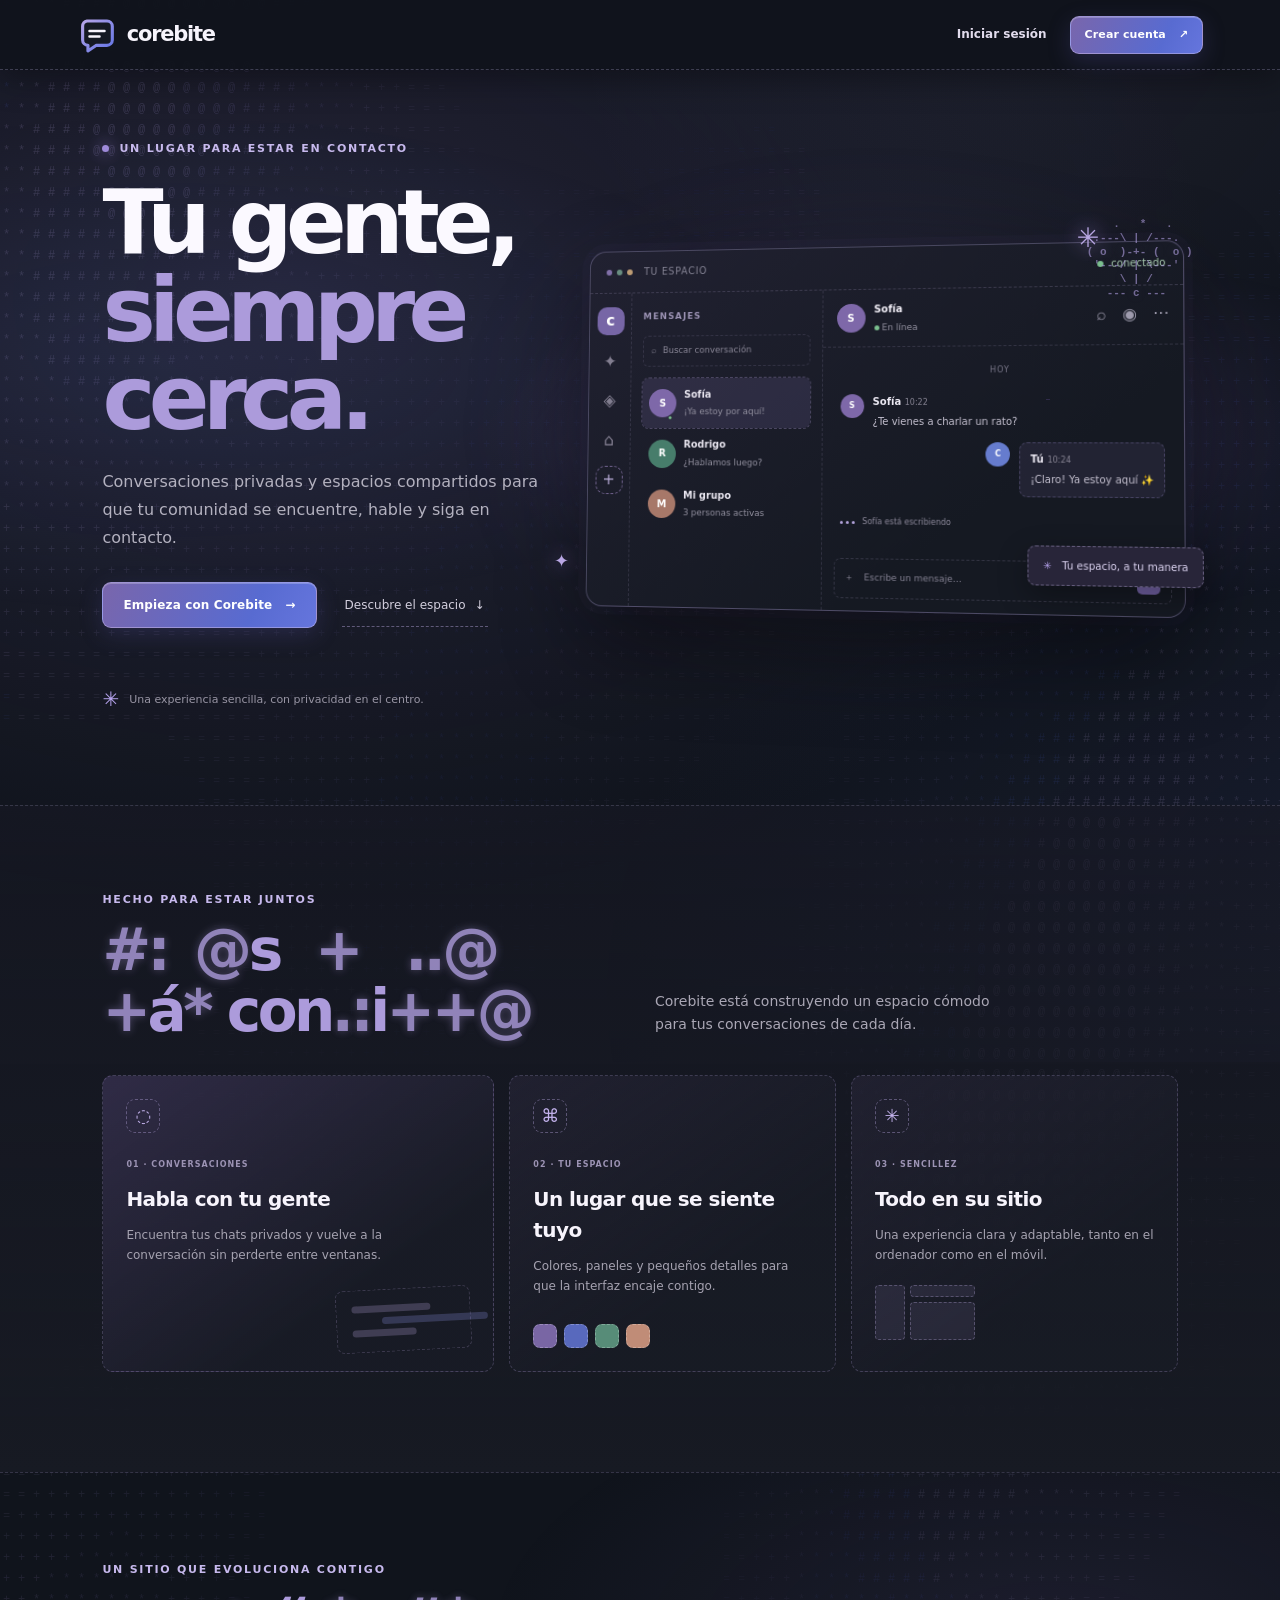
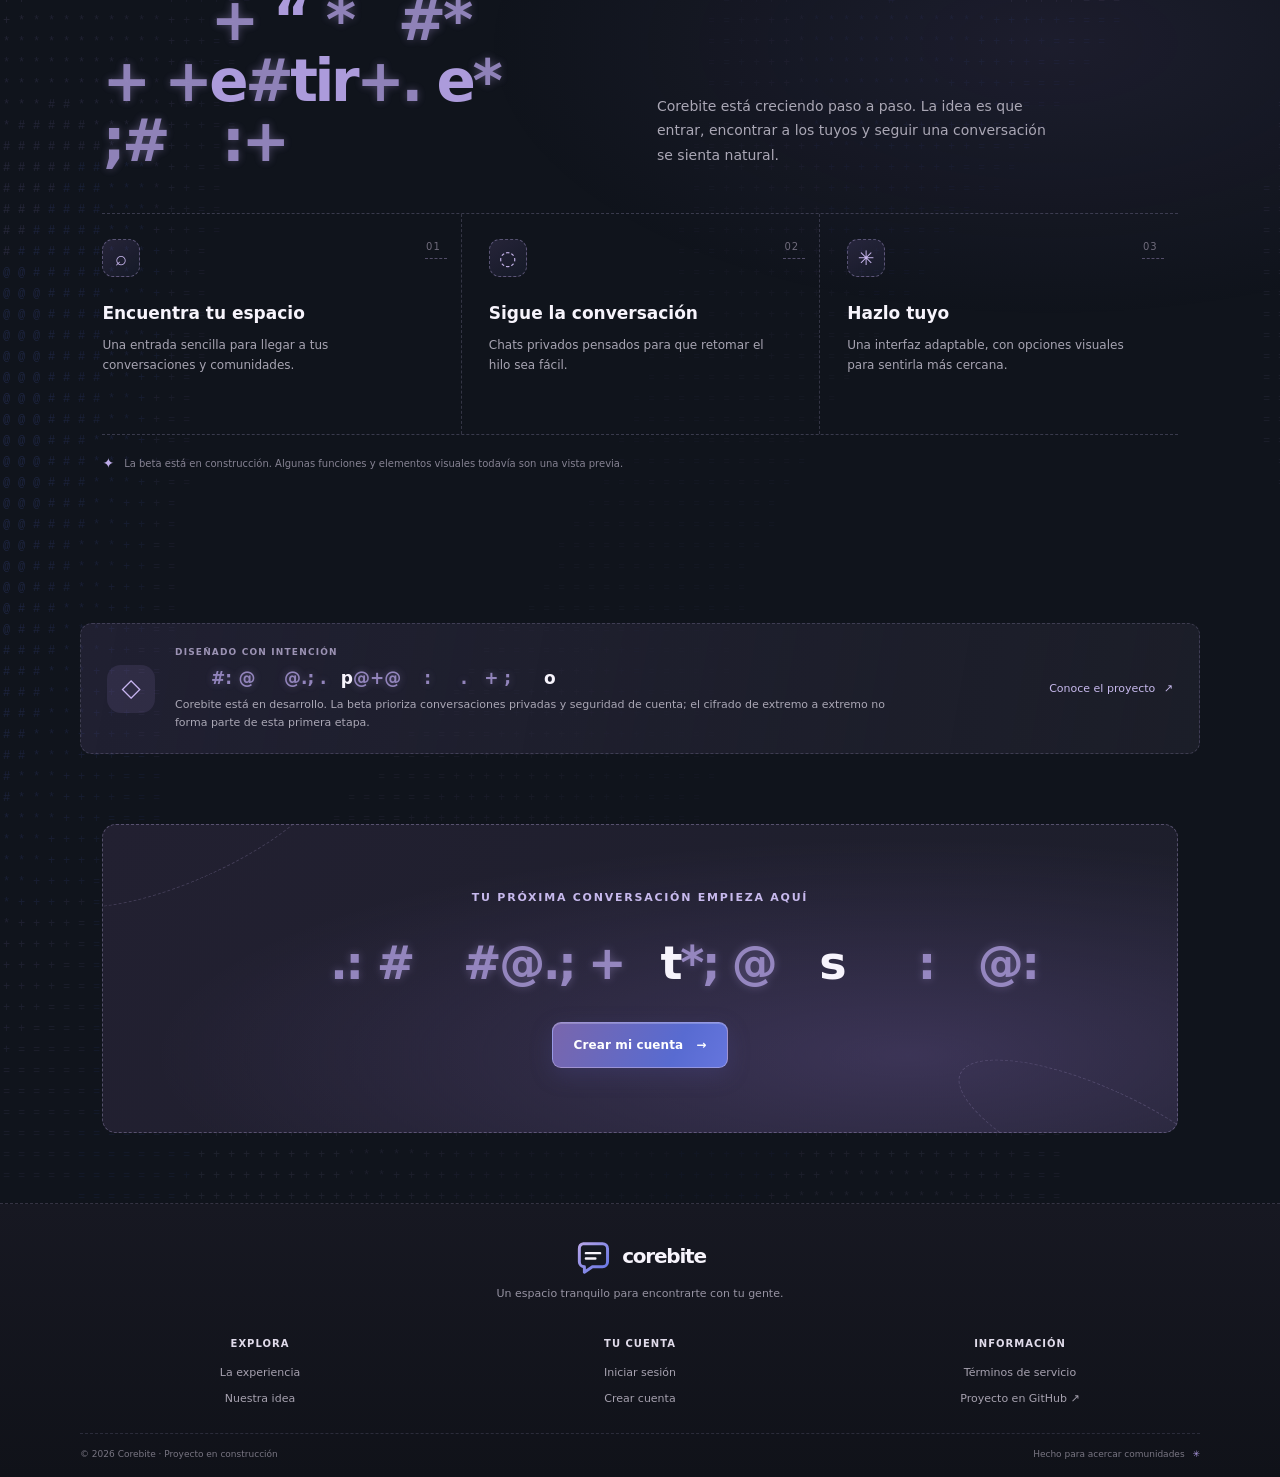
<file: Index.html>
<!DOCTYPE html>
<html lang="es">
<head>
    <meta charset="UTF-8">
    <meta name="viewport" content="width=device-width, initial-scale=1.0">
    <meta name="theme-color" content="#10141c">
    <meta name="description" content="Corebite reúne tus conversaciones privadas en un espacio ligero, claro y hecho para tu comunidad.">
    <link rel="icon" href="./Media/SVG/corebite-mark.svg?v=20261112" type="image/svg+xml">
    <link rel="stylesheet" href="./Media/CSS/estilo.css?v=20261113-scrollbars1">
    <link rel="stylesheet" href="./Media/CSS/landing.css">
    <link rel="stylesheet" href="./Media/CSS/landing-fixes.css?v=20261113-mobile6">
    <title>Corebite — Tu gente, siempre cerca</title>
    <link rel="stylesheet" href="./Media/CSS/site-footer.css?v=20261112-footer3">
    <link rel="stylesheet" href="./Media/CSS/site-cursor.css?v=20261112-cursor2">
    <link rel="stylesheet" href="./Media/CSS/design-system.css?v=20261113-design12">
</head>
<body class="container landing-page site-shell">
    <canvas class="ascii-background" data-ascii-background aria-hidden="true"></canvas>
    <header class="landing-header">
  <a class="brand" href="./Index.html" aria-label="Corebite, volver al landing"><img src="./Media/SVG/corebite-mark.svg?v=20261112" alt="" width="42" height="42"><span>corebite</span></a>
  <div class="landing-actions"><a class="login-link" href="./php/sesion.php">Iniciar sesión</a><a class="button button-small" href="./php/sesion.php?mode=register">Crear cuenta <span aria-hidden="true">↗</span></a></div>
</header>

    <main id="contenido">
        <section class="landing-hero" aria-labelledby="hero-title">
            <div class="hero-copy">
                <p class="eyebrow"><span class="eyebrow-dot"></span> Un lugar para estar en contacto</p>
                <h1 id="hero-title" data-ascii-reveal>Tu gente,<br><span>siempre cerca.</span></h1>
                <p class="hero-description">Conversaciones privadas y espacios compartidos para que tu comunidad se encuentre, hable y siga en contacto.</p>
                <div class="hero-actions">
                    <a class="button" href="./php/sesion.php?mode=register">Empieza con Corebite <span aria-hidden="true">→</span></a>
                    <a class="secondary-link" href="#experiencia">Descubre el espacio <span aria-hidden="true">↓</span></a>
                </div>
                <div class="hero-note"><span class="note-mark">✳</span><span>Una experiencia sencilla, con privacidad en el centro.</span></div>
            </div>

            <div class="hero-art" aria-label="Vista previa de una conversación de Corebite" role="img">
                <div class="art-glow"></div>
                <pre class="ascii-art ascii-hero" aria-hidden="true">       .   *   .
    .---\ | /---.
   ( o  )-+- (  o )
    '---/ | \---'
        \ | /
      --- c ---</pre>
                <div class="chat-window">
                    <div class="window-top"><span class="window-dots"><i></i><i></i><i></i></span><span>tu espacio</span><span class="window-live"><i></i> conectado</span></div>
                    <div class="preview-layout">
                        <aside class="preview-rail" aria-hidden="true"><b class="rail-logo">c</b><span>✦</span><span>◈</span><span>⌂</span><span class="rail-plus">+</span></aside>
                        <div class="preview-chats">
                            <p class="preview-label">MENSAJES</p>
                            <div class="preview-search">⌕ <span>Buscar conversación</span></div>
                            <div class="preview-contact selected"><span class="avatar avatar-lilac">S</span><span><b>Sofía</b><small>¡Ya estoy por aquí!</small></span><i class="online"></i></div>
                            <div class="preview-contact"><span class="avatar avatar-green">R</span><span><b>Rodrigo</b><small>¿Hablamos luego?</small></span></div>
                            <div class="preview-contact"><span class="avatar avatar-peach">M</span><span><b>Mi grupo</b><small>3 personas activas</small></span></div>
                        </div>
                        <div class="preview-conversation">
                            <div class="conversation-head"><span class="avatar avatar-lilac">S</span><span><b>Sofía</b><small><i class="online"></i> En línea</small></span><span class="head-icons">⌕ &nbsp; ◉ &nbsp; ···</span></div>
                            <div class="conversation-body"><p class="day-label">HOY</p><div class="bubble-row"><span class="avatar avatar-lilac small-avatar">S</span><span><b>Sofía <small>10:22</small></b><p>¿Te vienes a charlar un rato?</p></span></div><div class="bubble-row own"><span class="avatar avatar-blue small-avatar">C</span><span><b>Tú <small>10:24</small></b><p>¡Claro! Ya estoy aquí ✨</p></span></div><div class="typing"><i></i><i></i><i></i><span>Sofía está escribiendo</span></div></div>
                            <div class="fake-composer"><span>＋</span><span>Escribe un mensaje…</span><b>↗</b></div>
                        </div>
                    </div>
                    <div class="floating-tag"><span>✳</span> Tu espacio, a tu manera</div>
                </div>
                <span class="art-star star-one">✳</span><span class="art-star star-two">✦</span>
            </div>
        </section>

        <section class="experience-section" id="experiencia" aria-labelledby="experience-title">
            <div class="section-heading"><p class="eyebrow">Hecho para estar juntos</p><h2 id="experience-title" data-ascii-reveal>Menos ruido.<br><span>Más conexión.</span></h2><p>Corebite está construyendo un espacio cómodo para tus conversaciones de cada día.</p></div>
            <div class="feature-grid">
                <article class="feature-card feature-card-large"><span class="feature-icon">◌</span><p class="feature-kicker">01 · CONVERSACIONES</p><h3>Habla con tu gente</h3><p>Encuentra tus chats privados y vuelve a la conversación sin perderte entre ventanas.</p><span class="feature-decoration chat-lines"><i></i><i></i><i></i></span></article>
                <article class="feature-card"><span class="feature-icon">⌘</span><p class="feature-kicker">02 · TU ESPACIO</p><h3>Un lugar que se siente tuyo</h3><p>Colores, paneles y pequeños detalles para que la interfaz encaje contigo.</p><span class="swatches"><i></i><i></i><i></i><i></i></span></article>
                <article class="feature-card"><span class="feature-icon">✳</span><p class="feature-kicker">03 · SENCILLEZ</p><h3>Todo en su sitio</h3><p>Una experiencia clara y adaptable, tanto en el ordenador como en el móvil.</p><span class="mini-layout"><i></i><i></i><i></i></span></article>
            </div>
        </section>

        <section class="journey-section" aria-labelledby="journey-title">
            <div class="journey-heading"><p class="eyebrow">Un sitio que evoluciona contigo</p><h2 id="journey-title" data-ascii-reveal>De un “hola”<br><span>a sentirte en casa.</span></h2><p>Corebite está creciendo paso a paso. La idea es que entrar, encontrar a los tuyos y seguir una conversación se sienta natural.</p></div>
            <div class="journey-steps">
                <article class="journey-step"><span class="step-number">01</span><div class="journey-step-content"><span class="step-symbol">⌕</span><h3>Encuentra tu espacio</h3><p>Una entrada sencilla para llegar a tus conversaciones y comunidades.</p></div><span class="step-connector"></span></article>
                <article class="journey-step"><span class="step-number">02</span><div class="journey-step-content"><span class="step-symbol">◌</span><h3>Sigue la conversación</h3><p>Chats privados pensados para que retomar el hilo sea fácil.</p></div><span class="step-connector"></span></article>
                <article class="journey-step"><span class="step-number">03</span><div class="journey-step-content"><span class="step-symbol">✳</span><h3>Hazlo tuyo</h3><p>Una interfaz adaptable, con opciones visuales para sentirla más cercana.</p></div><span class="step-connector"></span></article>
            </div>
            <div class="journey-footnote"><span>✦</span> La beta está en construcción. Algunas funciones y elementos visuales todavía son una vista previa.</div>
        </section>

        <section class="privacy-strip" id="principios"><div class="privacy-icon"><span>◇</span></div><div><p class="feature-kicker">DISEÑADO CON INTENCIÓN</p><h2 data-ascii-reveal>La privacidad empieza por ser claros.</h2><p>Corebite está en desarrollo. La beta prioriza conversaciones privadas y seguridad de cuenta; el cifrado de extremo a extremo no forma parte de esta primera etapa.</p></div><a href="./terminos.html" class="privacy-link">Conoce el proyecto <span aria-hidden="true">↗</span></a></section>

        <section class="closing-cta"><p class="eyebrow">Tu próxima conversación empieza aquí</p><h2 data-ascii-reveal>Haz sitio para estar más cerca.</h2><a class="button" href="./php/sesion.php?mode=register">Crear mi cuenta <span aria-hidden="true">→</span></a><span class="cta-orbit orbit-a"></span><span class="cta-orbit orbit-b"></span></section>
    </main>
    <footer class="site-footer" data-site-footer aria-label="Pie de página de Corebite"></footer>
<script src="./Media/JS/ascii-background.js?v=20261113-3" defer></script>
    <script src="./Media/JS/ascii-dissolve.js?v=20261113-3" defer></script>
    <script src="./Media/JS/site-footer.js" defer></script>
</body>
</html>
</file>
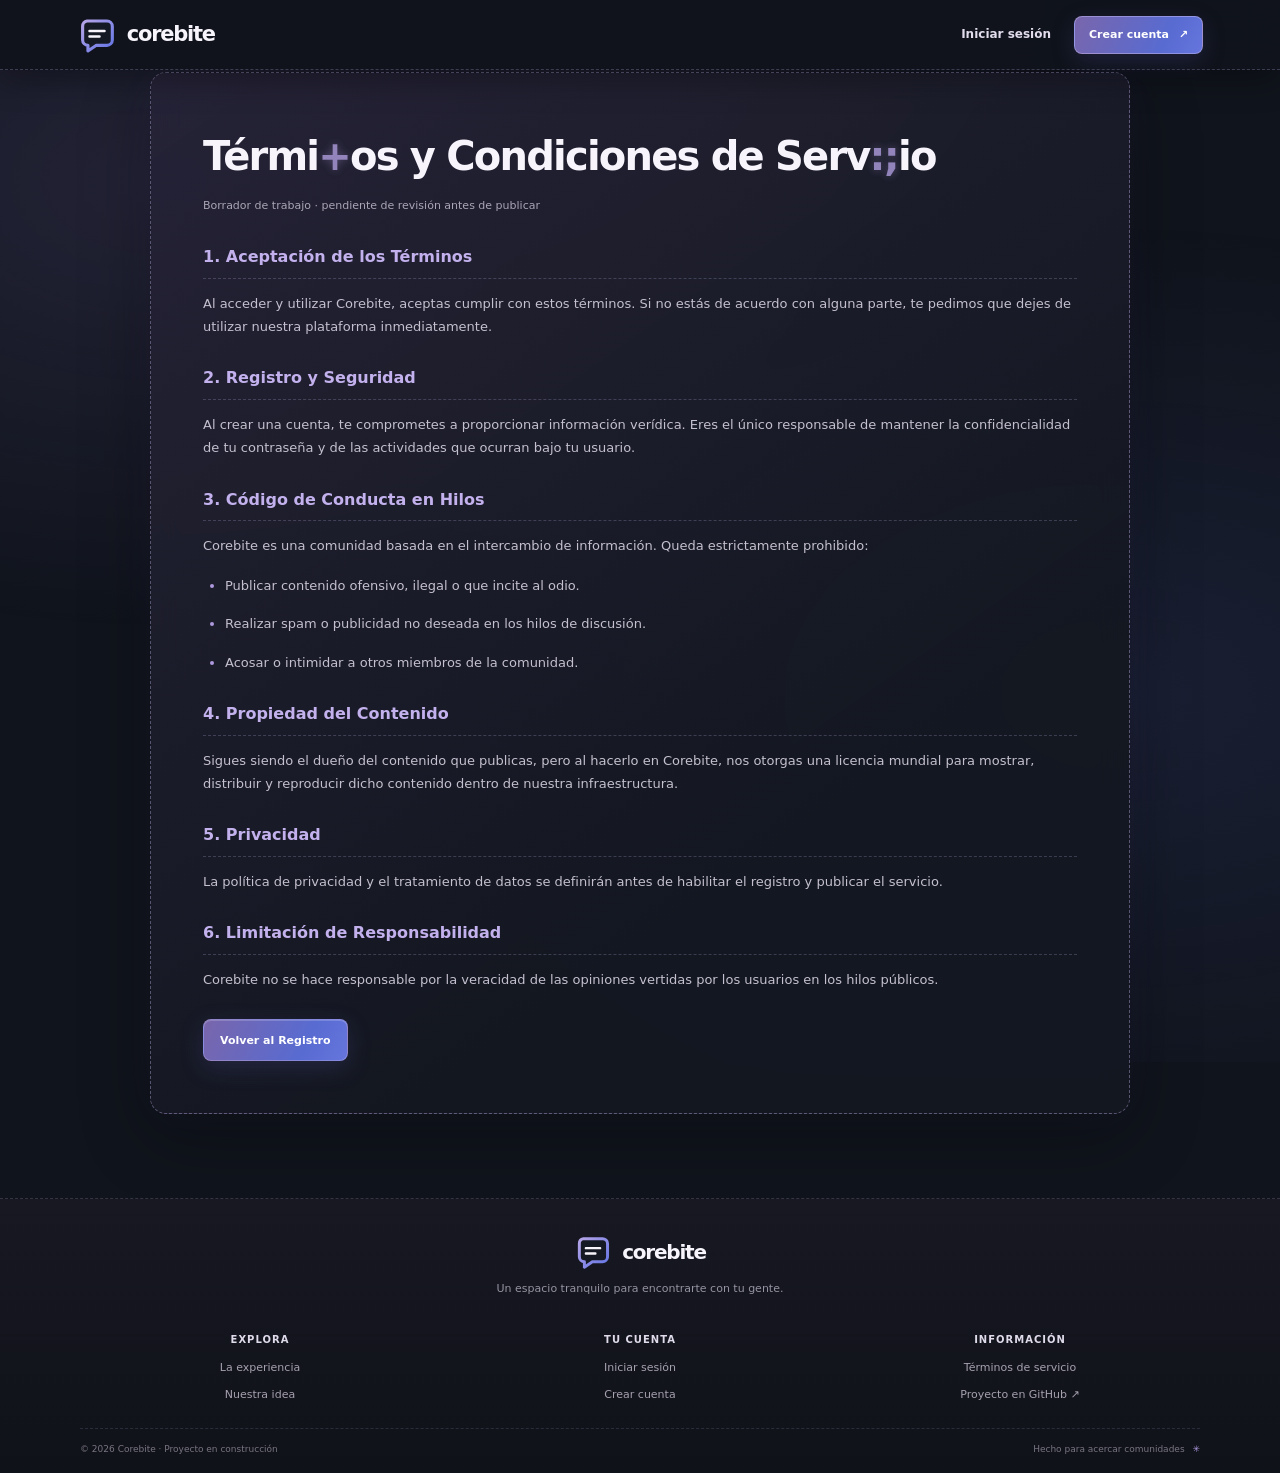
<file: terminos.html>
<!DOCTYPE html>
<html lang="es">
<head>
    <meta charset="UTF-8">
    <meta name="viewport" content="width=device-width, initial-scale=1.0">
    <link rel="icon" href="./Media/SVG/corebite-mark.svg?v=20261112" type="image/svg+xml">
    <link rel="stylesheet" href="./Media/CSS/estilo.css">
    <link rel="stylesheet" href="./Media/CSS/terminos.css">
    <link rel="stylesheet" href="./Media/CSS/site-pages.css">
    <title>Términos de servicio | Corebite</title>
    <link rel="stylesheet" href="./Media/CSS/site-footer.css?v=20261112-footer3">
    <link rel="stylesheet" href="./Media/CSS/site-cursor.css?v=20261112-cursor2">
    <link rel="stylesheet" href="./Media/CSS/design-system.css?v=20261113-design8">
</head>
<body class="container site-shell legal-landing">

    <header class="landing-header">
  <a class="brand" href="./Index.html" aria-label="Corebite, volver al landing"><img src="./Media/SVG/corebite-mark.svg?v=20261112" alt="" width="42" height="42"><span>corebite</span></a>
  <div class="landing-actions"><a class="login-link" href="./php/sesion.php">Iniciar sesión</a><a class="button button-small" href="./php/sesion.php?mode=register">Crear cuenta <span aria-hidden="true">↗</span></a></div>
</header>

    <main class="legal-page">
        <div class="legal-wrapper">
            <section class="legal-content">
                <h2 data-ascii-reveal>Términos y Condiciones de Servicio</h2>
                <p class="last-update">Borrador de trabajo · pendiente de revisión antes de publicar</p>

                <div class="legal-scroll">
                    <h3>1. Aceptación de los Términos</h3>
                    <p>Al acceder y utilizar Corebite, aceptas cumplir con estos términos. Si no estás de acuerdo con alguna parte, te pedimos que dejes de utilizar nuestra plataforma inmediatamente.</p>

                    <h3>2. Registro y Seguridad</h3>
                    <p>Al crear una cuenta, te comprometes a proporcionar información verídica. Eres el único responsable de mantener la confidencialidad de tu contraseña y de las actividades que ocurran bajo tu usuario.</p>

                    <h3>3. Código de Conducta en Hilos</h3>
                    <p>Corebite es una comunidad basada en el intercambio de información. Queda estrictamente prohibido:</p>
                    <ul>
                        <li>Publicar contenido ofensivo, ilegal o que incite al odio.</li>
                        <li>Realizar spam o publicidad no deseada en los hilos de discusión.</li>
                        <li>Acosar o intimidar a otros miembros de la comunidad.</li>
                    </ul>

                    <h3>4. Propiedad del Contenido</h3>
                    <p>Sigues siendo el dueño del contenido que publicas, pero al hacerlo en Corebite, nos otorgas una licencia mundial para mostrar, distribuir y reproducir dicho contenido dentro de nuestra infraestructura.</p>

                    <h3>5. Privacidad</h3>
                    <p>La política de privacidad y el tratamiento de datos se definirán antes de habilitar el registro y publicar el servicio.</p>

                    <h3>6. Limitación de Responsabilidad</h3>
                    <p>Corebite no se hace responsable por la veracidad de las opiniones vertidas por los usuarios en los hilos públicos.</p>
                </div>

                <div class="legal-actions">
                    <a href="./php/sesion.php?mode=register" class="btn-back">Volver al Registro</a>
                </div>
            </section>
        </div>
    </main>

    <footer class="site-footer" data-site-footer aria-label="Pie de página de Corebite"></footer>
    <script src="./Media/JS/ascii-dissolve.js?v=20261113-3" defer></script>
    <script src="./Media/JS/site-footer.js" defer></script>
</body>
</html>
</file>
<file: Media/CSS/estilo.css>
:root {
  color-scheme: dark;
  --color-primario: #1e2429;
  --color-secundario: #39434c;
  --color-terciario: #aeb5ff;
  --texto-claro: #f2f3f5;
  --error: #ff6b6b;
  --exito: #2ecc71;
  --advertencia: #f1c40f;
  --fondo-cristal: rgba(30, 36, 41, .96);
  --fondo-aside: rgba(0, 0, 0, .16);
  --fondo-header: rgba(255, 255, 255, .03);
  --fondo-hover: rgba(174, 181, 255, .1);
  --borde-suave: rgba(255, 255, 255, .12);
  --borde-punteado: 1px dashed var(--color-secundario);
  --fuente-principal: Arial, sans-serif;
}
* { box-sizing: border-box; }
:root {
  --scrollbar-thumb: color-mix(in srgb, var(--accent, var(--color-terciario)) 48%, var(--line, var(--color-secundario)));
  --scrollbar-thumb-hover: color-mix(in srgb, var(--accent, var(--color-terciario)) 78%, var(--text, var(--texto-claro)));
}
* { scrollbar-width: thin; scrollbar-color: var(--scrollbar-thumb) transparent; }
*::-webkit-scrollbar { width: 10px; height: 10px; }
*::-webkit-scrollbar-track { background: color-mix(in srgb, var(--panel-deep, var(--color-primario)) 72%, transparent); }
*::-webkit-scrollbar-thumb { min-height: 30px; border: 2px solid transparent; border-radius: 999px; background: var(--scrollbar-thumb); background-clip: padding-box; }
*::-webkit-scrollbar-thumb:hover { background: var(--scrollbar-thumb-hover); background-clip: padding-box; }
*::-webkit-scrollbar-corner { background: transparent; }
html { min-width: 320px; scroll-behavior: smooth; }
body {
  min-height: 100vh; margin: 0; display: flex; flex-direction: column;
  font-family: var(--fuente-principal); line-height: 1.55; color: var(--texto-claro);
  background: #1e2429 radial-gradient(circle at 85% 10%, rgba(88, 101, 242, .12), transparent 32rem);
}
a { color: inherit; }
:focus-visible { outline: 3px solid #aeb5ff; outline-offset: 3px; }
header {
  position: sticky; top: 0; z-index: 1000; width: 100%; display: flex;
  align-items: center; justify-content: space-between; gap: 1rem; padding: .65rem 5%;
  background: rgba(30, 36, 41, .96); border-bottom: var(--borde-punteado);
}
header > a { text-decoration: none; color: inherit; }
.logo-box { display: flex; align-items: center; gap: .7rem; }
.logo-box img { width: 48px; height: 48px; object-fit: contain; }
header h1 { margin: 0; font-size: 1.6rem; }
.input { display: flex; align-items: center; gap: .35rem; }
.value { display: inline-block; padding: .55rem .85rem; color: #d5d7dc; text-decoration: none; border-radius: 6px; transition: background-color .18s ease, color .18s ease; }
.value:hover, .value.active { background: #3a414a; color: #fff; outline:1px dashed var(--color-terciario); outline-offset:-1px; }
#menu-check { position: absolute; width: 1px; height: 1px; overflow: hidden; clip-path: inset(50%); white-space: nowrap; }
.hamburger { display: none; }
main, footer {
  flex-shrink: 0; width: auto; margin: 1.25rem; padding: clamp(1rem, 3vw, 2rem);
  border: var(--borde-punteado); border-radius: 12px; background: rgba(30, 36, 41, .88);
}
main { flex: 1; }
footer { display: flex; flex-wrap: wrap; gap: 1.5rem; align-items: center; }
.cont-1, .cont-2, .cont-3 { flex: 1 1 12rem; }
.cont-1 { text-align: center; }
.logo-footer { width: 64px; height: 64px; object-fit: contain; }
.cont-2 { color: #c7cbd1; font-size: .9rem; }
.cont-3, .social-links { display: flex; justify-content: center; gap: .75rem; }
.social-links a { color: var(--color-terciario); text-decoration: none; }
.social-links a:hover { text-decoration: underline; }
.svg-icon { display:inline-block;width:18px;height:18px;flex:0 0 18px;vertical-align:middle;background-color:currentColor;mask:var(--svg-icon) center/contain no-repeat;-webkit-mask:var(--svg-icon) center/contain no-repeat; }
.icon-house { --svg-icon:url("../SVG/house.svg"); }
.icon-settings { --svg-icon:url("../SVG/settings.svg"); }
.icon-user { --svg-icon:url("../SVG/user-round.svg"); }
.icon-shield { --svg-icon:url("../SVG/shield.svg"); }
.icon-palette { --svg-icon:url("../SVG/palette.svg"); }
.icon-logout { --svg-icon:url("../SVG/log-out.svg"); }
.icon-message { --svg-icon:url("../SVG/message-circle.svg"); }
.icon-messages { --svg-icon:url("../SVG/messages-square.svg"); }
.icon-server { --svg-icon:url("../SVG/server.svg"); }
.icon-users { --svg-icon:url("../SVG/users.svg"); }
.icon-hash { --svg-icon:url("../SVG/hash.svg"); }
.icon-plus { --svg-icon:url("../SVG/plus.svg"); }
.icon-search { --svg-icon:url("../SVG/search.svg"); }
.icon-send { --svg-icon:url("../SVG/send.svg"); }
.icon-phone { --svg-icon:url("../SVG/phone.svg"); }
.icon-info { --svg-icon:url("../SVG/info.svg"); }
.icon-panel { --svg-icon:url("../SVG/panel-left.svg"); }
.icon-menu { --svg-icon:url("../SVG/menu.svg"); }
.icon-check { --svg-icon:url("../SVG/check.svg"); }
.icon-close { --svg-icon:url("../SVG/x.svg"); }
.icon-chevron { --svg-icon:url("../SVG/chevron-down.svg"); }
.icon-bell { --svg-icon:url("../SVG/bell.svg"); }
.icon-image { --svg-icon:url("../SVG/image.svg"); }
.icon-sun { --svg-icon:url("../SVG/sun.svg"); }
.icon-moon { --svg-icon:url("../SVG/moon.svg"); }
.icon-mic { --svg-icon:url("../SVG/mic.svg"); }
.icon-headphones { --svg-icon:url("../SVG/headphones.svg"); }
.icon-sliders { --svg-icon:url("../SVG/sliders-horizontal.svg"); }
.ui-icon-button { display:inline-flex;align-items:center;justify-content:center;gap:8px; }
.home-hero, .home-intro { width: min(100%, 900px); margin: 0 auto 2rem; }
.home-hero { padding: clamp(2rem, 7vw, 5rem) clamp(1.25rem, 6vw, 4rem); border: var(--borde-punteado); border-radius: 16px; background: linear-gradient(140deg, rgba(88, 101, 242, .16), rgba(30, 36, 41, .92) 65%); }
.home-hero h2 { max-width: 15ch; margin: .4em 0; font-size: clamp(2rem, 6vw, 3.5rem); line-height: 1.1; }
.home-hero p { max-width: 62ch; color: #c7cbd1; }
.home-hero .eyebrow { color: var(--color-terciario); font-weight: 700; letter-spacing: .08em; text-transform: uppercase; }
.primary-link { display: inline-flex; margin-top: 1rem; padding: .75rem 1.1rem; border:1px dashed var(--color-terciario); border-radius: 8px; background: #5865f2; color: #fff; text-decoration: none; font-weight: 700; }
.primary-link:hover { background: #4752c4; }
.home-intro { padding: 1rem; }
@media (min-width: 701px) { #menu-check { display: none; } }
@media (max-width: 700px) {
  header { padding-inline: 1rem; }
  header h1 { font-size: 1.35rem; }
  .hamburger { width: 42px; height: 42px; display: flex; flex-direction: column; justify-content: center; align-items: center; gap: 5px; border-radius: 6px; cursor: pointer; }
  .hamburger span { width: 22px; height: 2px; background: var(--texto-claro); transition: transform .18s ease, opacity .18s ease; }
  nav { display: none; position: absolute; top: calc(100% + .4rem); right: 1rem; min-width: 12rem; padding: .6rem; border: var(--borde-punteado); border-radius: 10px; background: #232a30; box-shadow: 0 12px 28px #0006; }
  .input { align-items: stretch; flex-direction: column; }
  #menu-check:checked ~ nav { display: block; }
  #menu-check:checked ~ .hamburger span:first-child { transform: translateY(7px) rotate(45deg); }
  #menu-check:checked ~ .hamburger span:nth-child(2) { opacity: 0; }
  #menu-check:checked ~ .hamburger span:last-child { transform: translateY(-7px) rotate(-45deg); }
  footer { flex-direction: column; text-align: center; }
  .cont-2 { padding: 0; }
}
@media (prefers-reduced-motion: reduce) {
  *, *::before, *::after { scroll-behavior: auto !important; animation-duration: .01ms !important; animation-iteration-count: 1 !important; transition-duration: .01ms !important; }
}

.icon-eye { --svg-icon:url("../SVG/eye.svg"); }
</file>
<file: Media/CSS/landing.css>
.landing-page { min-height:100vh; overflow-x:hidden; background:#10141c; color:#f5f4f8; }
.landing-header { position:sticky;top:0;z-index:20;display:flex;align-items:center;justify-content:space-between;gap:24px;padding:14px clamp(20px,6vw,92px);border:0;border-bottom:1px dashed rgba(181,171,220,.2);background:rgba(16,20,28,.88);backdrop-filter:blur(18px); }
.brand { display:inline-flex;align-items:center;gap:10px;color:#f7f4fc;text-decoration:none;font-size:21px;font-weight:800;letter-spacing:-.06em; }
.brand img { width:40px;height:40px;object-fit:contain; }
.landing-nav,.landing-actions { display:flex;align-items:center;gap:clamp(16px,3vw,38px); }
.landing-nav a,.login-link { color:#c9c5d4;text-decoration:none;font-size:13px;transition:color .2s; }
.landing-nav a:hover,.login-link:hover { color:#fff; }
.landing-actions { gap:24px; }
.button { display:inline-flex;align-items:center;justify-content:center;gap:15px;padding:14px 20px;border:1px solid rgba(255,255,255,.17);border-radius:8px;background:linear-gradient(120deg,#7462ab,#5365d9);box-shadow:0 10px 30px rgba(85,85,180,.18);color:#fff;text-decoration:none;font-size:14px;font-weight:700;transition:transform .2s,filter .2s; }
.button:hover { transform:translateY(-2px);filter:brightness(1.12); }
.button-small { padding:10px 15px;font-size:12px; }
.landing-page main { flex:1;width:100%;margin:0;padding:0;border:0;border-radius:0;background:transparent; }
.landing-hero { position:relative;min-height:620px;display:grid;grid-template-columns:minmax(320px,.86fr) minmax(470px,1.14fr);align-items:center;gap:20px;padding:70px clamp(22px,8vw,122px) 90px;overflow:hidden; }
.landing-hero::before { content:"";position:absolute;inset:0;background:radial-gradient(ellipse at 77% 50%,rgba(100,82,158,.22),transparent 36%),radial-gradient(ellipse at 13% 40%,rgba(79,103,178,.12),transparent 40%);pointer-events:none; }
.hero-copy { position:relative;z-index:2;max-width:520px; }
.eyebrow { display:flex;align-items:center;gap:10px;margin:0 0 22px;color:#c7b9ed;font-size:11px;font-weight:700;letter-spacing:.16em;text-transform:uppercase; }
.eyebrow-dot { width:7px;height:7px;border-radius:50%;background:#9e8ad9;box-shadow:0 0 15px #a790ec; }
.hero-copy h1 { margin:0;color:#fbf9ff;font-size:clamp(52px,7vw,92px);font-weight:800;letter-spacing:-.075em;line-height:.98; }
.hero-copy h1 span,.section-heading h2 span { color:#ac9bdb; }
.hero-description { max-width:440px;margin:26px 0 0;color:#b3b1bf;font-size:16px;line-height:1.75; }
.hero-actions { display:flex;align-items:center;flex-wrap:wrap;gap:25px;margin-top:30px; }
.secondary-link { color:#d3cfde;font-size:13px;text-decoration:none; }.secondary-link:hover { color:#fff; }
.hero-note { display:flex;align-items:center;gap:10px;margin-top:56px;color:#9895a4;font-size:11px; }.note-mark { color:#b7a4ef;font-size:20px; }
.hero-art { position:relative;min-width:0;perspective:1100px; }
.art-glow { position:absolute;inset:13% 3%;border-radius:50%;background:rgba(116,92,174,.22);filter:blur(70px); }
.chat-window { position:relative;overflow:visible;border:1px solid rgba(185,172,227,.32);border-radius:17px;background:linear-gradient(145deg,#212131,#151922 70%);box-shadow:0 35px 90px rgba(0,0,0,.45),0 0 0 8px rgba(141,122,197,.035);transform:rotateY(-7deg) rotateX(2deg); }
.window-top { height:43px;display:flex;align-items:center;gap:12px;padding:0 17px;border-bottom:1px dashed rgba(188,176,218,.2);color:#858394;font-size:10px;letter-spacing:.08em;text-transform:uppercase; }
.window-dots { display:flex;gap:5px; }.window-dots i { width:6px;height:6px;border-radius:50%;background:#8170a8; }.window-dots i:nth-child(2){background:#688d80}.window-dots i:nth-child(3){background:#bd9c74}
.window-live { margin-left:auto;color:#a6c8ad;text-transform:none;letter-spacing:0; }.window-live i,.online { display:inline-block;width:6px;height:6px;margin-right:4px;border-radius:50%;background:#7bc08f; }
.preview-layout { min-height:300px;display:grid;grid-template-columns:45px minmax(145px,.72fr) minmax(245px,1.28fr); }
.preview-rail { display:flex;flex-direction:column;align-items:center;gap:14px;padding:14px 0;border-right:1px dashed rgba(188,176,218,.16);color:#827e90;font-size:17px; }
.rail-logo,.rail-plus { display:grid;place-items:center;width:29px;height:29px;border-radius:10px;background:#7766a6;color:white;font-size:16px; }.rail-plus{border:1px dashed #746592;background:transparent;color:#b9acd8;}
.preview-chats { padding:18px 12px;border-right:1px dashed rgba(188,176,218,.16); }.preview-label,.feature-kicker { margin:0 0 12px;color:#9c93b4;font-size:9px;font-weight:700;letter-spacing:.13em; }
.preview-search { display:flex;gap:7px;margin-bottom:12px;padding:8px;border:1px dashed rgba(188,176,218,.15);border-radius:6px;color:#8a8797;font-size:9px; }
.preview-contact { position:relative;display:flex;align-items:center;gap:8px;padding:9px 7px;border-radius:7px;color:#e9e6f0;font-size:10px; }.preview-contact.selected { background:rgba(130,109,178,.18);outline:1px dashed rgba(169,151,207,.35); }.preview-contact b,.conversation-head b,.bubble-row b { display:block;font-size:10px; }.preview-contact small,.conversation-head small { display:block;margin-top:4px;color:#92909f;font-size:9px; }
.avatar { display:grid;place-items:center;flex:0 0 29px;width:29px;height:29px;border-radius:50%;background:#7e68a9;color:white;font-size:10px;font-weight:700; }.avatar-green{background:#477d6b}.avatar-peach{background:#a77869}.avatar-blue{background:#667cce}.online{width:5px;height:5px;margin:0;}.preview-contact>.online{position:absolute;left:27px;bottom:8px;border:1px solid #252335;}
.preview-conversation { display:flex;flex-direction:column;min-width:0; }.conversation-head { display:flex;align-items:center;gap:9px;padding:12px 14px;border-bottom:1px dashed rgba(188,176,218,.16); }.head-icons { margin-left:auto;color:#9e9bad;font-size:16px; }.conversation-body { flex:1;padding:18px 18px 10px; }.day-label { margin:0 0 16px;text-align:center;color:#777587;font-size:8px;letter-spacing:.12em; }.bubble-row { display:flex;gap:9px;margin:12px 0;color:#edeaf4;font-size:10px; }.bubble-row p { margin:5px 0 0;color:#c4c0cf;font-size:10px; }.bubble-row small { display:inline;color:#878493;font-size:8px;font-weight:400; }.small-avatar { width:24px;height:24px;flex-basis:24px;font-size:8px; }.bubble-row.own { justify-content:flex-end; }.bubble-row.own>span:last-child { padding:8px 10px;border:1px dashed rgba(154,139,202,.3);border-radius:8px;background:rgba(104,94,145,.16); }
.typing { display:flex;align-items:center;gap:3px;margin:20px 0;color:#8f8b9d;font-size:8px; }.typing i { width:3px;height:3px;border-radius:50%;background:#b3a3db; }.typing span { margin-left:5px; }
.fake-composer { display:flex;align-items:center;gap:11px;margin:0 12px 12px;padding:8px 10px;border:1px dashed rgba(188,176,218,.18);border-radius:7px;color:#858293;font-size:9px; }.fake-composer b { display:grid;place-items:center;width:22px;height:22px;margin-left:auto;border-radius:5px;background:#7060a1;color:white;font-size:13px; }
.floating-tag { position:absolute;right:-18px;bottom:28px;padding:11px 14px;border:1px dashed rgba(192,177,228,.4);border-radius:8px;background:#282539;color:#dcd4f1;font-size:10px;box-shadow:0 10px 30px #0005; }.floating-tag span{margin-right:7px;color:#b6a3ed;}
.art-star { position:absolute;color:#b9a7e4;text-shadow:0 0 20px #a48bdc; }.star-one{top:-28px;right:13%;font-size:27px}.star-two{bottom:10%;left:-22px;font-size:18px}
.experience-section { padding:85px clamp(22px,8vw,122px) 100px;background:linear-gradient(180deg,rgba(24,25,37,.6),#171a23);border-top:1px dashed rgba(181,171,220,.2);border-bottom:1px dashed rgba(181,171,220,.2); }
.section-heading { display:grid;grid-template-columns:1fr 1fr;align-items:end;column-gap:30px;max-width:1120px;margin:0 auto 34px; }.section-heading .eyebrow{grid-column:1/-1;margin-bottom:12px}.section-heading h2{margin:0;font-size:clamp(36px,5vw,58px);letter-spacing:-.06em;line-height:1.04}.section-heading>p:last-child{max-width:350px;margin:0 0 4px;color:#aaa7b5;font-size:14px;line-height:1.7}
.feature-grid { display:grid;grid-template-columns:1.2fr 1fr 1fr;gap:15px;max-width:1120px;margin:auto; }.feature-card { position:relative;min-height:260px;overflow:hidden;padding:23px;border:1px dashed rgba(179,164,220,.25);border-radius:11px;background:linear-gradient(145deg,rgba(68,60,92,.25),rgba(24,27,37,.92) 65%); }.feature-card-large { background:linear-gradient(145deg,rgba(92,76,130,.38),rgba(24,27,37,.94) 70%); }.feature-icon { display:grid;place-items:center;width:34px;height:34px;margin-bottom:26px;border:1px dashed rgba(185,169,225,.4);border-radius:9px;color:#c3b2ec;font-size:18px; }.feature-card .feature-kicker{font-size:8px}.feature-card h3{margin:0 0 10px;font-size:20px;letter-spacing:-.03em}.feature-card>p:last-of-type{max-width:290px;margin:0;color:#a6a3b1;font-size:12px;line-height:1.7}.chat-lines{position:absolute;right:22px;bottom:20px;width:135px;padding:10px;border:1px dashed rgba(182,165,220,.24);border-radius:8px;transform:rotate(-3deg)}.chat-lines i{display:block;width:70%;height:7px;margin:5px;border-radius:6px;background:rgba(176,158,216,.26)}.chat-lines i:nth-child(2){width:94%;margin-left:35px;background:rgba(122,126,199,.3)}.chat-lines i:nth-child(3){width:57%}.swatches{display:flex;gap:7px;margin-top:28px}.swatches i{width:24px;height:24px;border:1px dashed rgba(255,255,255,.25);border-radius:7px;background:#7966a4}.swatches i:nth-child(2){background:#5869bd}.swatches i:nth-child(3){background:#578c78}.swatches i:nth-child(4){background:#c08c77}.mini-layout{display:grid;grid-template-columns:30px 1fr;grid-template-rows:12px 38px;gap:5px;width:100px;margin-top:20px}.mini-layout i{border:1px dashed rgba(175,161,211,.35);border-radius:4px;background:rgba(154,136,197,.12)}.mini-layout i:first-child{grid-row:span 2}
.privacy-strip { display:flex;align-items:center;gap:20px;max-width:1120px;margin:70px auto;padding:22px 26px;border:1px dashed rgba(181,171,220,.22);border-radius:12px;background:linear-gradient(100deg,rgba(86,72,120,.23),rgba(29,31,42,.9)); }.privacy-icon{display:grid;place-items:center;flex:0 0 48px;height:48px;border-radius:14px;background:rgba(156,135,210,.13);color:#c8b5f0;font-size:25px}.privacy-strip>div:nth-child(2){flex:1}.privacy-strip .feature-kicker{margin-bottom:5px}.privacy-strip h2{margin:0 0 5px;font-size:17px}.privacy-strip p:last-child{max-width:730px;margin:0;color:#aaa7b5;font-size:11px;line-height:1.6}.privacy-link{flex:0 0 auto;color:#c7b9ed;text-decoration:none;font-size:11px}.privacy-link span{margin-left:5px}
.closing-cta { position:relative;overflow:hidden;margin:0 clamp(22px,8vw,122px) 70px;padding:64px 24px;border:1px dashed rgba(193,177,232,.34);border-radius:14px;background:radial-gradient(ellipse at center,rgba(122,98,174,.32),transparent 66%),linear-gradient(120deg,#222031,#1a1d28);text-align:center; }.closing-cta .eyebrow{justify-content:center}.closing-cta h2{position:relative;z-index:1;margin:0 0 22px;font-size:clamp(30px,4vw,46px);letter-spacing:-.05em}.closing-cta .button{position:relative;z-index:2}.cta-orbit{position:absolute;width:300px;height:95px;border:1px dashed rgba(196,176,235,.2);border-radius:50%;transform:rotate(-24deg)}.orbit-a{top:-40px;left:-65px}.orbit-b{right:-70px;bottom:-50px;transform:rotate(24deg)}
.landing-footer { display:flex;align-items:center;justify-content:space-between;gap:20px;margin:0;padding:22px clamp(22px,8vw,122px);border:0;border-top:1px dashed rgba(181,171,220,.2);border-radius:0;background:#11141c;color:#93909e;font-size:10px; }.footer-brand{font-size:16px}.footer-brand img{width:30px;height:30px}.landing-footer p{margin:0}.landing-footer>a:last-child{color:#b9acd8;text-decoration:none}
.journey-section { position:relative;padding:88px clamp(22px,8vw,122px) 78px;overflow:hidden;background:radial-gradient(ellipse at 82% 25%,rgba(111,91,161,.13),transparent 38%); }
.journey-heading { display:grid;grid-template-columns:1fr 1fr;align-items:end;gap:12px 34px;max-width:1120px;margin:0 auto 42px; }.journey-heading .eyebrow{grid-column:1/-1;margin:0}.journey-heading h2{margin:0;font-size:clamp(36px,5vw,58px);letter-spacing:-.06em;line-height:1.04}.journey-heading h2 span{color:#ac9bdb}.journey-heading>p:last-child{max-width:390px;margin:0 0 4px;color:#aaa7b5;font-size:14px;line-height:1.75}
.journey-steps { display:grid;grid-template-columns:repeat(3,1fr);max-width:1120px;margin:auto;border-top:1px dashed rgba(181,171,220,.25);border-bottom:1px dashed rgba(181,171,220,.25); }.journey-step{position:relative;min-height:220px;padding:25px 27px 28px 0}.journey-step+.journey-step{padding-left:27px;border-left:1px dashed rgba(181,171,220,.22)}.step-number{position:absolute;right:20px;top:25px;color:#6f6b7b;font-size:10px;letter-spacing:.1em}.step-symbol{display:grid;place-items:center;width:38px;height:38px;margin-bottom:23px;border:1px dashed rgba(186,169,224,.4);border-radius:11px;background:linear-gradient(145deg,rgba(124,100,174,.2),rgba(66,72,122,.12));color:#c9b7ee;font-size:20px;animation:symbolBreathe 4s ease-in-out infinite}.journey-step:nth-child(2) .step-symbol{animation-delay:.8s}.journey-step:nth-child(3) .step-symbol{animation-delay:1.6s}.journey-step h3{margin:0 0 8px;font-size:17px}.journey-step p{max-width:280px;margin:0;color:#a7a4b2;font-size:12px;line-height:1.7}.step-connector{position:absolute;right:14px;top:44px;width:22px;border-top:1px dashed rgba(182,163,220,.4)}.journey-footnote{display:flex;align-items:center;gap:10px;max-width:1120px;margin:18px auto 0;color:#858292;font-size:10px}.journey-footnote span{color:#bdabe8;font-size:14px}
.landing-page::before{content:"";position:fixed;z-index:0;inset:-18%;pointer-events:none;background:radial-gradient(ellipse at 24% 32%,rgba(97,83,155,.16),transparent 34%),radial-gradient(ellipse at 78% 68%,rgba(66,97,158,.13),transparent 38%),radial-gradient(ellipse at 55% 8%,rgba(157,113,164,.08),transparent 26%);background-size:135% 135%;animation:ambientDrift 19s ease-in-out infinite alternate;will-change:background-position,opacity}
.landing-header,.landing-page main,.landing-footer{position:relative;z-index:1}
.hero-copy>*{animation:riseIn .75s cubic-bezier(.2,.7,.2,1) both}.hero-copy>.eyebrow{animation-delay:.06s}.hero-copy>h1{animation-delay:.14s}.hero-copy>.hero-description{animation-delay:.23s}.hero-copy>.hero-actions{animation-delay:.32s}.hero-copy>.hero-note{animation-delay:.4s}.hero-art{animation:artEnter 1s cubic-bezier(.2,.7,.2,1) .12s both}.chat-window{animation:windowFloat 7s ease-in-out 1.1s infinite}.floating-tag{animation:tagFloat 5s ease-in-out 1.4s infinite}.art-star{animation:starPulse 3s ease-in-out infinite}.star-two{animation-delay:1.1s}.feature-card,.journey-step{transition:transform .28s ease,border-color .28s ease,box-shadow .28s ease}.feature-card:hover,.journey-step:hover{transform:translateY(-5px);border-color:rgba(190,173,232,.55);box-shadow:0 16px 45px rgba(0,0,0,.2)}.feature-card:hover .feature-icon{transform:rotate(-8deg) scale(1.08);transition:transform .3s ease}.privacy-icon{animation:iconGlow 5s ease-in-out infinite}.closing-cta{background-size:150% 150%;animation:ctaGlow 12s ease-in-out infinite alternate}
@keyframes ambientDrift{0%{background-position:0% 30%;opacity:.62}50%{opacity:.9}100%{background-position:100% 70%;opacity:.7}}
@keyframes riseIn{from{opacity:0;transform:translateY(18px)}to{opacity:1;transform:translateY(0)}}
@keyframes artEnter{from{opacity:0;transform:translateY(20px) scale(.97)}to{opacity:1;transform:translateY(0) scale(1)}}
@keyframes windowFloat{0%,100%{transform:rotateY(-7deg) rotateX(2deg) translateY(0)}50%{transform:rotateY(-5deg) rotateX(1deg) translateY(-8px)}}
@keyframes tagFloat{0%,100%{transform:translateY(0) rotate(-1deg)}50%{transform:translateY(-7px) rotate(1deg)}}
@keyframes starPulse{0%,100%{opacity:.55;transform:scale(.9) rotate(-8deg)}50%{opacity:1;transform:scale(1.12) rotate(8deg)}}
@keyframes symbolBreathe{0%,100%{box-shadow:0 0 0 rgba(160,136,211,0);transform:translateY(0)}50%{box-shadow:0 0 24px rgba(160,136,211,.16);transform:translateY(-3px)}}
@keyframes iconGlow{0%,100%{box-shadow:0 0 0 rgba(156,135,210,0)}50%{box-shadow:0 0 24px rgba(156,135,210,.2)}}
@keyframes ctaGlow{0%{background-position:0% 50%}100%{background-position:100% 50%}}
@media(max-width:900px){.landing-hero{grid-template-columns:1fr;gap:45px;padding-top:70px}.hero-copy{max-width:680px}.hero-art{width:min(100%,650px);margin:auto}.feature-grid{grid-template-columns:1fr 1fr}.feature-card-large{grid-column:span 2}}
@media(max-width:900px){.journey-section{padding-top:65px}.journey-heading{display:block}.journey-heading h2{margin:10px 0 13px}.journey-heading>p:last-child{font-size:12px}}
@media(max-width:600px){.journey-section{padding:62px 20px 50px}.journey-steps{grid-template-columns:1fr}.journey-step,.journey-step+.journey-step{min-height:0;padding:18px 8px 20px 0;border-left:0;border-bottom:1px dashed rgba(181,171,220,.2)}.journey-step:last-child{border-bottom:0}.step-symbol{float:left;margin:0 15px 25px 0}.journey-step h3{padding-top:2px}.step-connector{display:none}.journey-footnote{align-items:flex-start;line-height:1.6}.chat-window{animation:windowFloatMobile 7s ease-in-out 1.1s infinite}.art-star{font-size:18px}.star-one{top:-18px}.star-two{left:-8px}}
@keyframes windowFloatMobile{0%,100%{transform:translateY(0)}50%{transform:translateY(-5px)}}
/* Navegación fija, botones y footer */
.landing-header{position:fixed;top:0;left:0;right:0;height:70px;padding-top:0;padding-bottom:0;background:rgba(16,20,28,.88);box-shadow:0 8px 28px rgba(0,0,0,.16)}
.landing-page main{padding-top:70px}
.landing-nav{height:100%;gap:5px;padding:5px;border:1px solid rgba(194,181,225,.13);border-radius:12px;background:rgba(255,255,255,.025)}
.landing-nav a{display:flex;align-items:center;height:100%;padding:0 15px;border:1px solid transparent;border-radius:8px;font-size:12px}
.landing-nav a:hover{border-color:rgba(186,169,224,.25);background:rgba(151,130,196,.12);color:#f8f5ff}
.landing-actions{gap:17px}.login-link{padding:9px 4px;font-weight:700}
.button{min-height:46px;padding:0 19px;border-color:rgba(207,194,241,.4);border-radius:9px;background:linear-gradient(115deg,#7966ac,#586bd1 70%,#6575dd);box-shadow:0 7px 20px rgba(79,77,152,.24),inset 0 1px 0 rgba(255,255,255,.2);font-size:12px;letter-spacing:.01em}
.button::before{content:"";position:absolute;top:-60%;left:-70%;width:45%;height:220%;transform:rotate(25deg);background:linear-gradient(90deg,transparent,rgba(255,255,255,.2),transparent);transition:left .5s ease}.button:hover::before{left:130%}.button:hover{border-color:rgba(231,220,255,.7);box-shadow:0 11px 28px rgba(100,85,168,.35),inset 0 1px 0 rgba(255,255,255,.25)}.button-small{min-height:38px;padding:0 14px;font-size:11px}
.secondary-link{display:inline-flex;align-items:center;gap:9px;padding:11px 2px;border-bottom:1px dashed rgba(185,169,224,.4);transition:gap .2s,color .2s}.secondary-link:hover{gap:14px;color:#cbbaf0}
.landing-footer{display:block;padding:40px clamp(22px,8vw,122px) 18px;background:linear-gradient(180deg,#151721,#101219)}
.footer-main{display:grid;grid-template-columns:1fr auto;align-items:center;gap:7px 30px;padding-bottom:28px;border-bottom:1px dashed rgba(181,171,220,.2)}.footer-brand{grid-column:1;font-size:20px}.footer-brand img{width:36px;height:36px}.footer-main>p{grid-column:1;margin:0;color:#9693a2;font-size:12px}.footer-cta{grid-column:2;grid-row:1/3;display:inline-flex;align-items:center;gap:15px;padding:12px 15px;border:1px dashed rgba(185,169,224,.35);border-radius:8px;background:rgba(121,102,172,.09);color:#d8ccef;text-decoration:none;font-size:11px;transition:background .2s,border-color .2s}.footer-cta:hover{border-color:rgba(193,174,235,.65);background:rgba(121,102,172,.18)}
.footer-links{display:grid;grid-template-columns:repeat(3,1fr);gap:20px;padding:24px 0}.footer-links>div{display:grid;align-content:start;gap:9px}.footer-links h2{margin:0 0 3px;color:#d9d4e5;font-size:10px;letter-spacing:.08em;text-transform:uppercase}.footer-links a{width:max-content;max-width:100%;color:#9693a2;text-decoration:none;font-size:10px}.footer-links a:hover{color:#d5c7f4}.footer-bottom{display:flex;justify-content:space-between;gap:12px;padding-top:14px;border-top:1px dashed rgba(181,171,220,.14);color:#73717f;font-size:9px}.footer-bottom b{padding-left:5px;color:#aa96dc}
@media(max-width:600px){.landing-header{height:62px;padding:0 12px}.landing-page main{padding-top:62px}.brand{font-size:17px}.brand img{width:32px;height:32px}.landing-nav{display:none}.landing-actions{gap:10px}.login-link{font-size:10px}.button-small{min-height:34px;padding:0 10px;font-size:9px}.landing-footer{padding:28px 20px 16px}.footer-main{grid-template-columns:1fr;gap:8px;padding-bottom:22px}.footer-main>p{margin:0}.footer-cta{grid-column:1;grid-row:auto;width:max-content;margin-top:9px}.footer-links{grid-template-columns:repeat(2,1fr);gap:23px 12px;padding:21px 0}.footer-bottom{flex-direction:column;line-height:1.5}}
@media(prefers-reduced-motion:reduce){.landing-page{scroll-behavior:auto}.button,.landing-nav a,.login-link{transition:none}.landing-page::before,.hero-copy>*,.hero-art,.chat-window,.floating-tag,.art-star,.journey-step .step-symbol,.privacy-icon,.closing-cta{animation:none!important}.feature-card,.journey-step{transition:none}}
</file>
<file: Media/CSS/landing-fixes.css>
/* Ajustes finales de la portada: capas, navegación, llamadas a la acción y footer. */
.landing-page .landing-header {
  position: fixed !important;
  inset: 0 0 auto;
  z-index: 10000 !important;
  height: 70px;
  padding: 0 clamp(18px, 6vw, 92px);
  pointer-events: auto;
  background: rgba(16, 20, 28, .94);
  border-bottom: 1px dashed rgba(181, 171, 220, .28);
  box-shadow: 0 10px 32px rgba(0, 0, 0, .32);
  backdrop-filter: blur(18px);
}
.landing-page main { position: relative; z-index: 1; padding-top: 70px; }
.landing-page .landing-footer { position: relative; z-index: 2; }
.landing-page [id] { scroll-margin-top: 88px; }

.landing-page .landing-nav { display:flex; align-items:center; gap:5px; height:auto; padding:5px; border:1px solid rgba(194,181,225,.17); border-radius:12px; background:rgba(255,255,255,.035); }
.landing-page .landing-nav a { display:flex; align-items:center; min-height:38px; padding:0 15px; border:1px solid transparent; border-radius:8px; color:#c9c5d4; text-decoration:none; font-size:12px; transition:background .2s,border-color .2s,color .2s; }
.landing-page .landing-nav a:hover,.landing-page .landing-nav a:focus-visible { border-color:rgba(186,169,224,.35); background:rgba(151,130,196,.16); color:#fff; }
.landing-page .landing-actions { display:flex; align-items:center; gap:18px; }
.landing-page .login-link { display:inline-flex; align-items:center; min-height:40px; padding:0 5px; color:#e2dced; font-size:12px; font-weight:700; text-decoration:none; transition:color .18s; }
.landing-page .login-link:hover { color:#cbbaf0; }

.landing-page a.button { position:relative; z-index:1; isolation:isolate; display:inline-flex; align-items:center; justify-content:center; gap:13px; min-height:46px; overflow:hidden; padding:0 20px; border:1px solid rgba(207,194,241,.48); border-radius:9px; background:linear-gradient(115deg,#7966ac,#586bd1 70%,#6575dd); box-shadow:0 7px 22px rgba(79,77,152,.28),inset 0 1px 0 rgba(255,255,255,.22); color:#fff; font-size:12px; font-weight:700; letter-spacing:.01em; line-height:1.2; text-decoration:none; cursor:pointer; pointer-events:auto; animation:buttonGlow 3.8s ease-in-out infinite; transition:transform .2s ease,box-shadow .2s ease,border-color .2s ease,filter .2s ease; }
.landing-page a.button::before { content:""; position:absolute; z-index:0; top:-70%; left:-75%; width:48%; height:240%; transform:rotate(25deg); background:linear-gradient(90deg,transparent,rgba(255,255,255,.3),transparent); animation:buttonSweep 5.5s ease-in-out infinite; pointer-events:none; }
.landing-page a.button span { position:relative; z-index:1; display:inline-block; transition:transform .2s ease; }
.landing-page a.button:hover,.landing-page a.button:focus-visible { transform:translateY(-2px); border-color:rgba(231,220,255,.9); box-shadow:0 13px 30px rgba(100,85,168,.45),inset 0 1px 0 rgba(255,255,255,.3); filter:brightness(1.08); }
.landing-page a.button:hover span { transform:translateX(3px); }
.landing-page a.button:active { transform:translateY(0) scale(.98); }
.landing-page a.button-small { min-height:38px; padding:0 14px; font-size:11px; }
.landing-page .secondary-link { display:inline-flex; align-items:center; gap:9px; min-height:44px; padding:0 3px; border-bottom:1px dashed rgba(185,169,224,.45); color:#d3cfde; font-size:12px; text-decoration:none; transition:gap .2s,color .2s; }
.landing-page .secondary-link:hover { gap:15px; color:#fff; }

.landing-page .landing-footer { display:grid; grid-template-columns:minmax(220px,1.1fr) minmax(380px,1.9fr); column-gap:50px; width:100%; margin:0; padding:42px clamp(22px,8vw,122px) 18px; border:0; border-top:1px dashed rgba(181,171,220,.28); border-radius:0; background:linear-gradient(180deg,#171822,#101219); color:#a5a1af; }
.landing-page .footer-main { display:flex; flex-direction:column; align-items:flex-start; gap:9px; padding:0; border:0; }
.landing-page .footer-brand { color:#f7f4fc; font-size:21px; }
.landing-page .footer-brand img { width:38px; height:38px; }
.landing-page .footer-main>p { margin:0; color:#9d99a8; font-size:12px; }
.landing-page .footer-cta { display:inline-flex; align-items:center; gap:12px; margin-top:9px; padding:10px 13px; border:1px dashed rgba(185,169,224,.38); border-radius:8px; background:rgba(121,102,172,.1); color:#d8ccef; font-size:11px; text-decoration:none; transition:background .2s,border-color .2s,transform .2s; }
.landing-page .footer-cta:hover { transform:translateY(-2px); border-color:rgba(193,174,235,.7); background:rgba(121,102,172,.21); }
.landing-page .footer-links { display:grid; grid-template-columns:repeat(3,minmax(0,1fr)); align-content:start; gap:22px; padding:5px 0 26px; }
.landing-page .footer-links>div { display:grid; align-content:start; gap:10px; }
.landing-page .footer-links h2 { margin:0 0 3px; color:#e0dbea; font-size:10px; letter-spacing:.1em; text-transform:uppercase; }
.landing-page .footer-links a { width:max-content; max-width:100%; color:#a6a1af; font-size:11px; text-decoration:none; transition:color .18s,transform .18s; }
.landing-page .footer-links a:hover { transform:translateX(3px); color:#d5c7f4; }
.landing-page .footer-bottom { grid-column:1/-1; display:flex; justify-content:space-between; gap:15px; padding-top:16px; border-top:1px dashed rgba(181,171,220,.18); color:#787582; font-size:10px; }
.landing-page .footer-bottom b { padding-left:5px; color:#aa96dc; }

@keyframes buttonGlow { 0%,100% { box-shadow:0 7px 22px rgba(79,77,152,.24),inset 0 1px 0 rgba(255,255,255,.2); } 50% { box-shadow:0 9px 28px rgba(108,91,177,.4),inset 0 1px 0 rgba(255,255,255,.28); } }
@keyframes buttonSweep { 0%,55% { left:-75%; } 85%,100% { left:140%; } }

@media(max-width:760px) {
  .landing-page .landing-header { height:62px; padding:0 14px; gap:8px; }
  .landing-page main { padding-top:62px; }
  .landing-page .landing-nav { display:none; }
  .landing-page .landing-actions { gap:10px; }
  .landing-page .login-link { min-height:34px; font-size:10px; }
  .landing-page a.button-small { min-height:34px; padding:0 11px; font-size:10px; }
  .landing-page .landing-footer { grid-template-columns:1fr; row-gap:25px; padding:30px 20px 16px; }
  .landing-page .footer-main { gap:7px; }
  .landing-page .footer-main>p { font-size:11px; }
  .landing-page .footer-links { grid-template-columns:repeat(2,minmax(0,1fr)); gap:22px 12px; padding:0 0 4px; }
  .landing-page .footer-bottom { flex-direction:column; gap:6px; line-height:1.5; }
}
@media(prefers-reduced-motion:reduce) {
  .landing-page a.button,.landing-page a.button::before { animation:none; }
  .landing-page a.button,.landing-page a.button span,.landing-page .footer-links a,.landing-page .footer-cta { transition:none; }
}

/* Evita que la maqueta de conversación desborde el viewport en móvil. */
@media(max-width:600px) {
  .landing-page .hero-art { width:100%;min-width:0; }
  .landing-page .chat-window { width:100%;max-width:100%;min-width:0;overflow:hidden; }
  .landing-page .preview-layout { width:100%;min-width:0;grid-template-columns:clamp(30px,9vw,36px) minmax(0,1fr); }
  .landing-page .preview-rail,.landing-page .preview-chats,.landing-page .preview-conversation { min-width:0; }
  .landing-page .preview-chats { display:none; }
  .landing-page .preview-conversation,.landing-page .conversation-body { overflow:hidden; }
  .landing-page .conversation-head { min-width:0;gap:6px;padding-right:8px;padding-left:8px; }
  .landing-page .head-icons { min-width:0;margin-left:auto;font-size:clamp(8px,2.5vw,11px);letter-spacing:-.08em;white-space:nowrap; }
  .landing-page .bubble-row { min-width:0;max-width:100%;gap:6px; }
  .landing-page .bubble-row>span:last-child { min-width:0;max-width:calc(100% - 31px);overflow-wrap:anywhere; }
  .landing-page .bubble-row p { max-width:100%;overflow-wrap:anywhere;word-break:normal; }
  .landing-page .bubble-row.own>span:last-child { max-width:calc(100% - 32px);padding:7px 8px; }
  .landing-page .typing { min-width:0;max-width:100%;overflow:hidden; }
  .landing-page .typing span { min-width:0;overflow:hidden;text-overflow:ellipsis;white-space:nowrap; }
  .landing-page .floating-tag { right:6px;max-width:calc(100% - 18px);white-space:nowrap; }
}


/* En móvil, la vista previa prioriza la conversación y mantiene todas las burbujas dentro del marco. */
@media(max-width:600px) {
  .landing-page .hero-art { width:100%; min-width:0; overflow:hidden; }
  .landing-page .chat-window { box-sizing:border-box; width:100%; max-width:100%; min-width:0; overflow:hidden; transform:none !important; }
  .landing-page .preview-layout { box-sizing:border-box; width:100%; min-width:0; grid-template-columns:minmax(0,1fr) !important; }
  .landing-page .preview-rail, .landing-page .preview-chats { display:none !important; }
  .landing-page .preview-conversation { grid-column:1; width:100%; max-width:100%; min-width:0; }
  .landing-page .conversation-head, .landing-page .conversation-body, .landing-page .bubble-row { box-sizing:border-box; max-width:100%; min-width:0; }
  .landing-page .conversation-body { padding:14px 12px 10px; }
  .landing-page .bubble-row { gap:7px; }
  .landing-page .bubble-row>span:last-child { min-width:0; max-width:calc(100% - 34px); overflow-wrap:anywhere; }
  .landing-page .bubble-row.own>span:last-child { max-width:88%; overflow-wrap:anywhere; }
  .landing-page .bubble-row p { max-width:100%; overflow-wrap:anywhere; }
  .landing-page .floating-tag { right:6px; max-width:calc(100% - 18px); white-space:normal; }
}



/* El hover eleva solo el contenido; las líneas punteadas de los pasos quedan fijas. */
.landing-page .journey-step { transition: border-color .28s ease, box-shadow .28s ease; }
.landing-page .journey-step-content { transition: transform .28s ease; }
.landing-page .journey-step:hover { transform: none; border-color: rgba(190,173,232,.55); box-shadow: 0 16px 45px rgba(0,0,0,.2); }
.landing-page .journey-step:hover .journey-step-content { transform: translateY(-5px); }
@media (prefers-reduced-motion: reduce) {
  .landing-page .journey-step-content { transition: none; }
  .landing-page .journey-step:hover .journey-step-content { transform: none; }
}
</file>
<file: Media/CSS/site-footer.css>
.site-footer { display:block!important;position:relative;z-index:1;width:auto!important;flex:none!important;margin:0!important;padding:34px clamp(18px,6vw,88px) 16px!important;border:0!important;border-top:1px dashed rgba(181,171,220,.25)!important;border-radius:0!important;background:linear-gradient(180deg,#171822,#101219)!important;color:#a5a1af; }
.site-footer[hidden] { display:none!important; }
.site-footer__main { display:grid;grid-template-columns:repeat(3,minmax(0,1fr));gap:27px 20px;align-items:start;max-width:1120px;margin:0 auto;padding-bottom:25px; }
.site-footer__brand-block { grid-column:1/-1;display:grid;justify-items:center;align-content:start;gap:9px;margin-bottom:2px;text-align:center; }
.site-footer__brand { display:inline-flex;align-items:center;justify-content:center;gap:10px;width:max-content;color:#f7f4fc;text-decoration:none;font-size:20px;font-weight:800;letter-spacing:-.06em; }
.site-footer__brand img { width:38px;height:38px;object-fit:contain; }
.site-footer__brand-block p { max-width:310px;margin:0;color:#9693a2;font-size:11px;line-height:1.6;text-align:center; }
.site-footer__column { display:grid;justify-items:center;align-content:start;gap:10px;min-width:0;text-align:center; }
.site-footer__column h2 { margin:5px 0 3px;color:#e0dbea;font-size:10px;letter-spacing:.1em;text-transform:uppercase; }
.site-footer__column a { width:auto;max-width:100%;overflow-wrap:anywhere;color:#a6a1af;font-size:11px;line-height:1.5;text-align:center;text-decoration:none;transition:color .18s,transform .18s; }
.site-footer__column a:hover { transform:translateY(-1px);color:#d5c7f4; }
.site-footer__bottom { display:flex;justify-content:space-between;gap:12px;max-width:1120px;margin:0 auto;padding-top:14px;border-top:1px dashed rgba(181,171,220,.16);color:#787582;font-size:9px;line-height:1.5; }
.site-footer__bottom b { padding-left:5px;color:#aa96dc; }
@media(max-width:420px) {
  .site-footer { padding:27px 18px 14px!important; }
  .site-footer__main { grid-template-columns:repeat(2,minmax(0,1fr));gap:23px 12px;padding-bottom:20px; }
  .site-footer__brand-block { grid-column:1/-1;padding-bottom:2px; }
  .site-footer__column { justify-items:center;text-align:center; }
  .site-footer__column:last-child { grid-column:1/-1;justify-self:center;width:min(100%,240px); }
  .site-footer__column h2 { margin-top:0; }
  .site-footer__bottom { flex-direction:column;align-items:center;gap:5px;text-align:center; }
}
@media(max-width:360px) {
  .site-footer { padding-right:14px!important;padding-left:14px!important; }
  .site-footer__main { grid-template-columns:minmax(0,1fr);gap:18px; }
  .site-footer__brand-block,.site-footer__column:last-child { grid-column:auto;width:100%; }
  .site-footer__column a { font-size:10px; }
}
</file>
<file: Media/CSS/site-cursor.css>
/* Cursor Corebite: flecha compacta con contorno claro y halo azul lavanda. */
html, body, body * { cursor:url("../SVG/corebite-cursor.svg?v=20261112-cursor2") 4 3, auto; }
a, button, label[for], summary, [role="button"], select, input[type="checkbox"], input[type="radio"] { cursor:url("../SVG/corebite-cursor.svg?v=20261112-cursor2") 4 3, pointer; }
input:not([type="button"]):not([type="submit"]):not([type="reset"]):not([type="checkbox"]):not([type="radio"]), textarea, [contenteditable="true"] { cursor:text; }
button:disabled, input:disabled, select:disabled { cursor:not-allowed; }
</file>
<file: Media/CSS/design-system.css>
/* Corebite Design System — shared visual layer for every page. */
:root {
  color-scheme: dark;
  --cb-bg: #10141c;
  --cb-bg-raised: #171a23;
  --cb-surface: #1b1a28;
  --cb-surface-raised: #252437;
  --cb-surface-glass: rgba(24, 25, 37, .92);
  --cb-text: #f7f4fc;
  --cb-text-secondary: #c4c0cf;
  --cb-text-muted: #9693a2;
  --cb-accent: #7966ac;
  --cb-accent-blue: #586bd1;
  --cb-accent-soft: #ac9bdb;
  --cb-accent-bright: #c3b1ed;
  --cb-line: rgba(181, 171, 220, .22);
  --cb-line-strong: rgba(193, 177, 232, .4);
  --cb-line-solid: rgba(181, 171, 220, .16);
  --cb-success: #7bc08f;
  --cb-warning: #e3bd73;
  --cb-danger: #f38a92;
  --cb-action-gradient: linear-gradient(115deg, #7966ac 0%, #586bd1 70%, #6575dd 100%);
  --cb-surface-gradient: linear-gradient(145deg, rgba(38, 35, 55, .94), rgba(20, 24, 33, .97) 70%);
  --cb-border-dashed: 1px dashed var(--cb-line);
  --cb-border-strong: 1px dashed var(--cb-line-strong);
  --cb-radius-sm: 8px;
  --cb-radius-md: 12px;
  --cb-radius-lg: 16px;
  --cb-radius-pill: 999px;
  --cb-font: Inter, ui-sans-serif, system-ui, -apple-system, BlinkMacSystemFont, "Segoe UI", sans-serif;
  --cb-shadow-card: 0 22px 70px rgba(0, 0, 0, .3), 0 0 48px rgba(104, 86, 154, .09);
  --cb-shadow-button: 0 7px 22px rgba(79, 77, 152, .26), inset 0 1px 0 rgba(255, 255, 255, .18);
  --cb-focus: 0 0 0 3px rgba(172, 155, 219, .2);
  --cb-choice-hover-bg: rgba(172, 155, 219, .08);
  --cb-choice-selected-bg: rgba(172, 155, 219, .14);
  --cb-transition: .18s ease;

  /* Compatibility tokens used by the older page-specific stylesheets. */
  --color-primario: var(--cb-bg);
  --color-secundario: #514866;
  --color-terciario: var(--cb-accent-soft);
  --texto-claro: var(--cb-text);
  --error: var(--cb-danger);
  --exito: var(--cb-success);
  --advertencia: var(--cb-warning);
  --fondo-cristal: var(--cb-surface-glass);
  --fondo-aside: rgba(9, 11, 17, .48);
  --fondo-header: rgba(255, 255, 255, .035);
  --fondo-content: rgba(255, 255, 255, .018);
  --fondo-hover: rgba(172, 155, 219, .12);
  --borde-suave: var(--cb-line-solid);
  --borde-punteado: var(--cb-border-dashed);
  --fuente-principal: var(--cb-font);
}

* { box-sizing: border-box; }
html { min-width: 320px; scroll-behavior: smooth; }
body { font-family: var(--cb-font); }
button, input, select, textarea { font: inherit; }
button, a, input, select, textarea { -webkit-tap-highlight-color: transparent; }
::selection { background: rgba(172, 155, 219, .35); color: var(--cb-text); }
:focus-visible { outline: 2px solid var(--cb-accent-bright); outline-offset: 3px; }

body.landing-page,
body.site-shell {
  background-color: var(--cb-bg);
  color: var(--cb-text);
  font-family: var(--cb-font);
}
body.landing-page::before,
body.site-shell::before {
  background-image:
    radial-gradient(ellipse at 22% 28%, rgba(121, 102, 172, .18), transparent 36%),
    radial-gradient(ellipse at 78% 70%, rgba(88, 107, 209, .13), transparent 39%),
    radial-gradient(ellipse at 55% 7%, rgba(172, 155, 219, .08), transparent 27%);
}
body.landing-page h1, body.landing-page h2, body.landing-page h3,
body.site-shell h1, body.site-shell h2, body.site-shell h3 {
  font-family: var(--cb-font);
}

/* Shared action style: one gradient, one outline, one focus treatment. */
.landing-page .button,
.site-shell .button,
.site-shell .btn-main,
.site-shell .btn-back {
  border: 1px solid var(--cb-line-strong);
  border-radius: var(--cb-radius-sm);
  background: var(--cb-action-gradient);
  box-shadow: var(--cb-shadow-button);
  color: #fff;
  font-family: var(--cb-font);
  font-weight: 700;
  text-decoration: none;
  transition: transform var(--cb-transition), filter var(--cb-transition), border-color var(--cb-transition), box-shadow var(--cb-transition);
}
.landing-page .button:hover,
.site-shell .button:hover,
.site-shell .btn-main:hover,
.site-shell .btn-back:hover {
  border-color: rgba(231, 220, 255, .82);
  box-shadow: 0 12px 30px rgba(100, 85, 168, .38), inset 0 1px 0 rgba(255, 255, 255, .22);
  filter: brightness(1.06);
  transform: translateY(-2px);
}
.landing-page .button:active,
.site-shell .button:active,
.site-shell .btn-main:active,
.site-shell .btn-back:active { transform: translateY(0) scale(.985); }
.site-shell .btn-main:disabled { opacity: .58; cursor: not-allowed; filter: none; transform: none; }
.site-shell a:not(.button):not(.brand):not(.site-footer__brand) { text-underline-offset: .2em; }

/* Shared form language for login, registration, account and preferences. */
.site-shell .auth-wrapper,
.site-shell .legal-wrapper,
.site-shell .profile-container {
  border: var(--cb-border-strong);
  border-radius: var(--cb-radius-lg);
  background: var(--cb-surface-gradient);
  box-shadow: var(--cb-shadow-card);
}
.site-shell .auth-wrapper { backdrop-filter: blur(18px); }
.site-shell fieldset,
.site-shell .profile-form fieldset {
  border: var(--cb-border-dashed);
  border-radius: var(--cb-radius-sm);
  background: rgba(255, 255, 255, .018);
}
.site-shell input:not([type="checkbox"]):not([type="radio"]):not([type="hidden"]),
.site-shell textarea,
.site-shell select {
  border-color: var(--cb-line) !important;
  border-radius: var(--cb-radius-sm);
  font-family: var(--cb-font);
}
.site-shell input:not([type="checkbox"]):not([type="radio"]):not([type="hidden"]):focus,
.site-shell textarea:focus,
.site-shell select:focus {
  border-color: var(--cb-accent-soft) !important;
  box-shadow: var(--cb-focus);
  outline: 0;
}
.site-shell input[type="checkbox"],
.site-shell input[type="radio"] { accent-color: var(--cb-accent-soft); }
.site-shell .checkbox-group input[type="checkbox"]:checked { background-color: var(--cb-accent-soft); border-color: var(--cb-accent-soft); }
.site-shell .checkbox-group input[type="checkbox"]:checked::after { color: var(--cb-bg); }
.site-shell .profile-header { background: linear-gradient(110deg, rgba(121, 102, 172, .16), rgba(88, 107, 209, .07) 58%, transparent); }
.site-shell .profile-aside { background: rgba(12, 14, 21, .38); }
.site-shell .tab-label { border-radius: var(--cb-radius-sm); transition: background var(--cb-transition), color var(--cb-transition), border-color var(--cb-transition); }
.site-shell .tab-label:hover,
.site-shell .tab-label.active { background: rgba(172, 155, 219, .12); }
.site-shell .content-box,
.site-shell .account-detail,
.site-shell .profile-form fieldset { border-radius: var(--cb-radius-md); }
.site-shell .content-box { background: rgba(255, 255, 255, .025); }
.site-shell .prototype-note { border-color: var(--cb-accent-soft); border-radius: var(--cb-radius-sm); background: rgba(172, 155, 219, .09); color: var(--cb-text-secondary); }
.site-shell .legal-content h2,
.site-shell .legal-landing .legal-content h2 { color: var(--cb-text); }
.site-shell .legal-scroll h3 { color: var(--cb-accent-bright); }

/* Both footer implementations use the same Corebite surface and contrast. */
.site-shell > .site-footer,
.landing-page > .landing-footer {
  border-color: var(--cb-line) !important;
  background: linear-gradient(180deg, #171822 0%, #101219 100%) !important;
  color: var(--cb-text-muted);
}
.site-shell > .site-footer a:hover,
.landing-page > .landing-footer a:hover { color: var(--cb-accent-bright); }


/* Campos de fecha nativos del perfil; el registro usa el calendario Corebite de abajo. */
.site-shell input[type="date"] {
  color-scheme: dark;
  min-height: 48px !important;
  padding-right: 10px !important;
}
.site-shell input[type="date"]::-webkit-calendar-picker-indicator {
  width: 24px;
  height: 24px;
  padding: 2px;
  opacity: 1;
  filter: invert(76%) sepia(18%) saturate(560%) hue-rotate(212deg) brightness(105%) contrast(96%);
  cursor: pointer;
}
.site-shell input[type="date"]::-webkit-calendar-picker-indicator:hover { filter: invert(84%) sepia(22%) saturate(650%) hue-rotate(212deg) brightness(112%) contrast(98%); }

/* Selector de nacimiento Corebite; evita el popup nativo sin estilo del navegador. */
.site-shell .birthdate-picker { position: relative; margin: 0 0 14px; }
.site-shell .date-picker-trigger {
  display: flex;
  align-items: center;
  justify-content: space-between;
  width: 100%;
  min-height: 48px;
  padding: 10px 12px;
  border: 1px solid var(--cb-line);
  border-radius: var(--cb-radius-sm);
  background: rgba(10, 13, 20, .65);
  color: var(--cb-text);
  text-align: left;
  cursor: pointer;
  transition: border-color var(--cb-transition), background-color var(--cb-transition), box-shadow var(--cb-transition);
}
.site-shell .date-picker-trigger:hover,
.site-shell .date-picker-trigger[aria-expanded="true"] { border-color: var(--cb-accent-soft); background: rgba(14, 16, 25, .9); }
.site-shell .date-picker-trigger:focus-visible { outline: 0; border-color: var(--cb-accent-soft); box-shadow: var(--cb-focus); }
.site-shell .date-picker-trigger [data-date-value].is-placeholder { color: var(--cb-text-muted); }
.site-shell .date-picker-trigger > svg { width: 25px; height: 25px; flex: 0 0 25px; fill: none; stroke: var(--cb-accent-bright); stroke-linecap: round; stroke-linejoin: round; stroke-width: 1.8; }
.site-shell .date-picker-popover {
  position: fixed;
  z-index: 100000;
  inset: auto;
  width: min(330px, calc(100vw - 24px));
  max-height: calc(100vh - 24px);
  margin: 0;
  padding: 14px;
  overflow: auto;
  border: var(--cb-border-strong);
  border-radius: var(--cb-radius-md);
  background: linear-gradient(145deg, #211f30, #141821 82%);
  box-shadow: var(--cb-shadow-card);
  color: var(--cb-text);
}
.site-shell .date-picker-popover[popover]:not(.is-open) { display: none; }
.site-shell .date-picker-popover:not([popover])[hidden] { display: none; }
.site-shell .date-picker-heading,
.site-shell .calendar-period { display: flex; align-items: center; gap: 7px; }
.site-shell .date-picker-heading { justify-content: space-between; margin-bottom: 12px; }
.site-shell .calendar-period { min-width: 0; flex: 1; justify-content: center; }
.site-shell .calendar-select { position: relative; min-width: 0; }
.site-shell .calendar-select:first-child { flex: 0 1 145px; }
.site-shell .calendar-select:last-child { flex: 0 0 82px; }
.site-shell .calendar-select-trigger {
  display: flex;
  align-items: center;
  justify-content: space-between;
  gap: 6px;
  width: 100%;
  min-height: 34px;
  padding: 5px 8px;
  border: 1px solid var(--cb-line);
  border-radius: 8px;
  background: #171a23;
  color: var(--cb-text);
  font-size: 12px;
  text-transform: capitalize;
  cursor: pointer;
}
.site-shell .calendar-select-trigger:hover,
.site-shell .calendar-select-trigger[aria-expanded="true"] { border-color: var(--cb-accent-soft); background: #252437; }
.site-shell .calendar-select-trigger svg { width: 14px; height: 14px; flex: 0 0 14px; fill: none; stroke: var(--cb-accent-bright); stroke-linecap: round; stroke-linejoin: round; stroke-width: 1.8; }
.site-shell .calendar-select-menu {
  position: absolute;
  z-index: 10;
  top: calc(100% + 5px);
  left: 0;
  width: max(100%, 120px);
  max-height: 220px;
  padding: 5px;
  overflow-y: auto;
  border: var(--cb-border-strong);
  border-radius: 9px;
  background: linear-gradient(145deg, #211f30, #141821 82%);
  box-shadow: var(--cb-shadow-card);
  scrollbar-color: var(--cb-accent) #171a23;
  scrollbar-width: thin;
}
.site-shell .calendar-year-menu { width: 92px; }
.site-shell .calendar-select-menu[hidden] { display: none; }
.site-shell .calendar-select-option {
  display: block;
  width: 100%;
  min-height: 30px;
  padding: 5px 8px;
  border: 1px solid transparent;
  border-radius: 6px;
  background: transparent;
  color: var(--cb-text-secondary);
  font-size: 12px;
  text-align: left;
  text-transform: capitalize;
  cursor: pointer;
}
.site-shell .calendar-select-option:hover,
.site-shell .calendar-select-option:focus-visible { border-color: var(--cb-line); background: rgba(172, 155, 219, .12); color: #fff; outline: 0; }
.site-shell .calendar-select-option.is-selected { background: rgba(121, 102, 172, .3); color: var(--cb-accent-bright); }
.site-shell .calendar-nav {
  display: grid;
  width: 34px;
  height: 34px;
  flex: 0 0 34px;
  padding: 0;
  place-items: center;
  border: 1px solid var(--cb-line);
  border-radius: 8px;
  background: rgba(172, 155, 219, .08);
  color: var(--cb-accent-bright);
  cursor: pointer;
}
.site-shell .calendar-nav:hover:not(:disabled) { background: rgba(172, 155, 219, .18); }
.site-shell .calendar-nav:disabled { opacity: .35; cursor: not-allowed; }
.site-shell .calendar-nav svg { width: 19px; height: 19px; fill: none; stroke: currentColor; stroke-linecap: round; stroke-linejoin: round; stroke-width: 2; }
.site-shell .calendar-weekdays,
.site-shell .calendar-days { display: grid; grid-template-columns: repeat(7, minmax(0, 1fr)); gap: 4px; text-align: center; }
.site-shell .calendar-weekdays { margin-bottom: 5px; color: var(--cb-text-muted); font-size: 11px; }
.site-shell .calendar-weekdays span { padding: 4px 0; }
.site-shell .calendar-day {
  display: grid;
  min-width: 0;
  min-height: 34px;
  padding: 0;
  place-items: center;
  border: 1px solid transparent;
  border-radius: 8px;
  background: transparent;
  color: var(--cb-text-secondary);
  font-size: 12px;
  cursor: pointer;
}
.site-shell .calendar-day:hover:not(:disabled) { border-color: var(--cb-line); background: rgba(172, 155, 219, .12); color: #fff; }
.site-shell .calendar-day.is-today { border-color: var(--cb-accent); color: var(--cb-accent-bright); }
.site-shell .calendar-day.is-selected { border-color: var(--cb-accent-bright); background: var(--cb-action-gradient); color: #fff; }
.site-shell .calendar-day:disabled { color: #696776; cursor: not-allowed; }
.site-shell .calendar-day.is-empty { visibility: hidden; }
.site-shell .calendar-day:focus-visible,
.site-shell .calendar-select-trigger:focus-visible { outline: 2px solid var(--cb-accent-bright); outline-offset: 1px; }
.site-shell .calendar-footer { display: flex; justify-content: flex-end; margin-top: 10px; padding-top: 8px; border-top: 1px dashed var(--cb-line); }
.site-shell .calendar-footer button { padding: 5px 7px; border: 0; border-radius: 6px; background: transparent; color: var(--cb-accent-bright); font-size: 11px; cursor: pointer; }
.site-shell .calendar-footer button:hover { background: rgba(172, 155, 219, .1); color: #fff; }

/* Campos de contraseña con el control de visibilidad dentro del input. */
.site-shell .password-field { position: relative; margin: 0 0 14px; }
.site-shell .password-field input[data-password-input] {
  width: 100%;
  margin-bottom: 0 !important;
  padding-right: 52px !important;
}
.site-shell .password-toggle {
  position: absolute;
  top: 50%;
  right: 7px;
  display: grid;
  width: 38px;
  height: 38px;
  padding: 0;
  place-items: center;
  transform: translateY(-50%);
  border: 1px solid transparent;
  border-radius: var(--cb-radius-sm);
  background: transparent;
  color: var(--cb-accent-bright);
  cursor: pointer;
  transition: background-color var(--cb-transition), border-color var(--cb-transition), color var(--cb-transition);
}
.site-shell .password-toggle:hover { border-color: var(--cb-line); background: rgba(172, 155, 219, .1); color: #fff; }
.site-shell .password-toggle:focus-visible { outline: 2px solid var(--cb-accent-bright); outline-offset: 1px; }
.site-shell .password-toggle svg { width: 21px; height: 21px; fill: none; stroke: currentColor; stroke-linecap: round; stroke-linejoin: round; stroke-width: 1.8; }
.site-shell .password-toggle svg[hidden] { display: none; }

/* La tarjeta legal comparte acabado con los paneles de autenticación. */
.legal-landing.site-shell > .legal-page { padding: 52px 18px 64px; }
.legal-landing .legal-wrapper {
  margin: 0;
  border: var(--cb-border-strong);
  border-radius: var(--cb-radius-lg);
  background: var(--cb-surface-gradient);
  box-shadow: var(--cb-shadow-card);
}
@media (max-width: 760px) {
  .legal-landing.site-shell > .legal-page { padding: 32px 12px 44px; }
}



/* Fondo ASCII ambiental para la landing y los formularios. */
.ascii-background {
  position: absolute;
  z-index: 0;
  inset: 0;
  display: block;
  width: 100%;
  height: 100%;
  opacity: .96;
  pointer-events: none;
}
.landing-page,
.auth-landing { position: relative; }
.landing-page > .ascii-background,
.auth-landing > .ascii-background { isolation: isolate; opacity: .96; }
.auth-landing > .auth-page { position: relative; z-index: 1; }

/* ASCII decorativo: conexiones y nodos en movimiento suave. */
.ascii-art {
  margin: 0;
  color: var(--cb-accent-soft);
  font-family: ui-monospace, SFMono-Regular, Menlo, Monaco, Consolas, "Liberation Mono", monospace;
  font-weight: 600;
  line-height: 1.25;
  white-space: pre;
  text-shadow: 0 0 12px rgba(172, 155, 219, .38);
  pointer-events: none;
  user-select: none;
  animation: asciiDrift 7s ease-in-out infinite, asciiPulse 5s ease-in-out infinite;
}
.ascii-hero {
  position: absolute;
  z-index: 3;
  top: -27px;
  right: -15px;
  font-size: 11px;
  opacity: .62;
}
.auth-landing .auth-wrapper { position: relative; }
.ascii-form {
  position: absolute;
  z-index: 3;
  top: 18px;
  right: 20px;
  font-size: 9px;
  line-height: 1.2;
  opacity: .58;
}
@keyframes asciiDrift {
  0%, 100% { transform: translateY(0); }
  50% { transform: translateY(-5px); }
}
@keyframes asciiPulse {
  0%, 100% { filter: drop-shadow(0 0 1px rgba(172, 155, 219, .1)); }
  50% { filter: drop-shadow(0 0 7px rgba(172, 155, 219, .52)); }
}
@media (max-width: 600px) {
  .ascii-hero { top: -18px; right: -4px; font-size: 9px; opacity: .48; }
  .ascii-form { top: 12px; right: 14px; font-size: 8px; opacity: .48; }
}
@media (prefers-reduced-motion: reduce) {
  .ascii-art { animation: none; }
}


/* Títulos principales: las letras se recomponen desde ruido ASCII al entrar en vista. */
.ascii-title-active { position: relative; }
.ascii-title-original { opacity: 0; }
.ascii-title-clone {
  position: absolute;
  inset: 0;
  display: block;
  width: 100%;
  margin: 0;
  pointer-events: none;
  white-space: normal;
}
.ascii-title-char { color: var(--cb-accent-soft); opacity: 0; text-shadow: 0 0 8px rgba(172, 155, 219, .45); transition: opacity .12s ease; }
.ascii-title-char.is-scrambling { opacity: .82; }
.ascii-title-char.is-settled {
  color: inherit;
  opacity: 1;
  text-shadow: none;
  animation: asciiTitleSettle .2s ease-out both;
}
@keyframes asciiTitleSettle {
  from { opacity: .35; filter: blur(2px); }
  to { opacity: 1; filter: blur(0); }
}
@media (prefers-reduced-motion: reduce) {
  .ascii-title-char.is-settled { animation: none; }
}

/* The chat keeps its selectable themes; the default matches the brand palette. */
body.chat-page { font-family: var(--cb-font); }
body.chat-page[data-theme="discord"] {
  --app-bg: #10141c;
  --panel: #191b27;
  --panel-deep: #141720;
  --raised: #252437;
  --line: rgba(181, 171, 220, .22);
  --text: #f7f4fc;
  --muted: #aaa6b6;
  --accent: #7966ac;
  --input: #1c1f2b;
  --dotted: 1px dashed var(--line);
  color-scheme: dark;
}
.chat-page .chat-header,
.chat-page .channel-sidebar,
.chat-page .member-sidebar,
.chat-page .server-rail { font-family: var(--cb-font); }
.chat-page .icon-button,
.chat-page .dm-contact,
.chat-page .channel-link,
.chat-page .settings-nav-button,
.chat-page .settings-nav-link,
.chat-page .server-search,
.chat-page .server-heading,
.chat-page .server-icon,
.chat-page .home-server,
.chat-page .server-add,
.chat-page .dm-rail-button,
.chat-page .send-button,
.chat-page .chat-settings-dialog,
.chat-page .chat-choice,
.chat-page .chat-color-control,
.chat-page .account-dialog {
  transition: color var(--cb-transition), background-color var(--cb-transition), border-color var(--cb-transition), transform var(--cb-transition), box-shadow var(--cb-transition);
}
.chat-page .icon-button:focus-visible,
.chat-page button:focus-visible,
.chat-page .chat-choice:focus-within,
.chat-page .chat-color-control:focus-within,
.chat-page a:focus-visible,
.chat-page input:focus-visible,
.chat-page select:focus-visible { outline: 2px solid var(--accent); outline-offset: 2px; }
.chat-page .message-composer,
.chat-page .dm-search,
.chat-page .server-search,
.chat-page .dm-overview-card,
.chat-page .dm-overview-person,
.chat-page .account-dialog,
.chat-page .chat-settings-dialog { border-radius: var(--cb-radius-sm); }
.chat-page .dm-overview-card h2,
.chat-page .chat-customization-divider .svg-icon { color: var(--accent); }
.chat-page .send-button { border-radius: var(--cb-radius-sm); background: var(--cb-action-gradient); box-shadow: var(--cb-shadow-button); }
.chat-page .send-button:hover { transform: translateY(-1px); }

@media (max-width: 600px) {
  .site-shell .auth-wrapper { padding: 22px 17px; }
  .site-shell .profile-header { padding: 22px 18px; }
}
@media (prefers-reduced-motion: reduce) {
  *, *::before, *::after { scroll-behavior: auto !important; animation-duration: .01ms !important; animation-iteration-count: 1 !important; transition-duration: .01ms !important; }
}
</file>
<file: Media/CSS/terminos.css>
/* ----------------------------------- Estructura Legal ----------------------------------- */

.legal-page {
  display: flex;
  justify-content: center;
  padding: 20px 0;
  background: transparent !important;
  border: none !important;
}

.legal-wrapper {
  width: 100%;
  max-width: 800px;
  margin: 20px;
  padding: 40px;
  background-color: var(--color-primario);
  backdrop-filter: blur(15px);
  -webkit-backdrop-filter: blur(15px);
  border: 2px dashed var(--color-secundario);
  border-radius: 8px;
  color: var(--texto-claro);
  box-sizing: border-box;
}

/* ----------------------------------- Textos y Títulos ----------------------------------- */

.legal-content h2 {
  color: var(--color-terciario);
  text-transform: uppercase;
  text-align: center;
  margin-bottom: 10px;
}

.last-update {
  text-align: center;
  font-size: 0.8rem;
  color: #c7cbd1;
  margin-bottom: 30px;
}

.legal-content h3 {
  color: var(--color-terciario);
  border-bottom: 1px dashed var(--color-secundario);
  margin-top: 25px;
  padding-bottom: 5px;
  font-size: 1.1rem;
}

.legal-content p, 
.legal-content li {
  font-size: 0.95rem;
  margin-bottom: 15px;
}

.legal-content ul {
  padding-left: 20px;
}

/* ----------------------------------- Contenido Scrollable ----------------------------------- */

.legal-scroll {
  max-height: 500px;
  overflow-y: auto;
  padding-right: 15px;
  text-align: justify;
  line-height: 1.6;
}

/* Personalización del Scrollbar */
.legal-scroll::-webkit-scrollbar {
  width: 6px;
}

.legal-scroll::-webkit-scrollbar-thumb {
  background: var(--color-secundario);
  border-radius: 10px;
}

/* ----------------------------------- Acciones y Botones ----------------------------------- */

.legal-actions {
  margin-top: 30px;
  display: flex;
  justify-content: center;
}

.btn-back {
  padding: 12px 25px;
  border: 1px dashed var(--color-secundario);
  background-color: var(--color-terciario);
  color: var(--color-primario);
  text-decoration: none;
  font-weight: bold;
  border-radius: 4px;
  transition: 0.3s;
  text-transform: uppercase;
}

.btn-back:hover {
  filter: brightness(1.2);
  transform: scale(1.05);
}

/* ----------------------------------- Responsive ----------------------------------- */

@media (max-width: 768px) {
  .legal-wrapper {
    margin: 10px;
    padding: 20px;
  }
}
</file>
<file: Media/CSS/site-pages.css>
/* Header y footer compartidos por acceso y página legal. */
.site-shell { position:relative;isolation:isolate;min-height:100vh;overflow-x:hidden;background:#10141c;color:#f5f4f8; }
.site-shell::before { content:"";position:fixed;z-index:-1;inset:-18%;pointer-events:none;background:radial-gradient(ellipse at 22% 28%,rgba(97,83,155,.17),transparent 35%),radial-gradient(ellipse at 78% 70%,rgba(66,97,158,.13),transparent 38%);animation:siteGlow 20s ease-in-out infinite alternate; }
.site-shell>header.landing-header { position:fixed!important;inset:0 0 auto;z-index:10000!important;display:flex;align-items:center;justify-content:space-between;gap:24px;width:100%;height:70px;padding:0 clamp(18px,6vw,92px);border:0;border-bottom:1px dashed rgba(181,171,220,.28);background:rgba(16,20,28,.94);box-shadow:0 10px 32px rgba(0,0,0,.3);backdrop-filter:blur(18px);pointer-events:auto; }
.site-shell>header .brand { display:inline-flex;align-items:center;gap:10px;color:#f7f4fc;font-size:21px;font-weight:800;letter-spacing:-.06em;text-decoration:none; }
.site-shell>header .brand img { width:40px;height:40px;object-fit:contain; }
.site-shell>header .landing-nav { display:flex;align-items:center;gap:5px;height:auto;padding:5px;border:1px solid rgba(194,181,225,.17);border-radius:12px;background:rgba(255,255,255,.035); }
.site-shell>header .landing-nav a { display:flex;align-items:center;min-height:38px;padding:0 15px;border:1px solid transparent;border-radius:8px;color:#c9c5d4;font-size:12px;text-decoration:none;transition:background .2s,border-color .2s,color .2s; }
.site-shell>header .landing-nav a:hover,.site-shell>header .landing-nav a:focus-visible { border-color:rgba(186,169,224,.35);background:rgba(151,130,196,.16);color:#fff; }
.site-shell>header .landing-actions { display:flex;align-items:center;gap:18px; }
.site-shell>header .login-link { display:inline-flex;align-items:center;min-height:40px;padding:0 5px;color:#e2dced;font-size:12px;font-weight:700;text-decoration:none; }
.site-shell>header .button { position:relative;display:inline-flex;align-items:center;justify-content:center;gap:10px;min-height:38px;padding:0 14px;overflow:hidden;border:1px solid rgba(207,194,241,.45);border-radius:8px;background:linear-gradient(115deg,#7966ac,#586bd1 70%,#6575dd);box-shadow:0 7px 22px rgba(79,77,152,.25);color:#fff;font-size:11px;font-weight:700;text-decoration:none;animation:siteButton 4s ease-in-out infinite; }
.site-shell>header .button:hover { filter:brightness(1.12);transform:translateY(-1px); }
.site-shell>main { position:relative;z-index:1;padding-top:70px; }
.site-shell>footer { position:relative;z-index:1;width:auto;margin:0 18px 18px;padding:22px;border:1px dashed rgba(181,171,220,.22);border-radius:12px;background:rgba(17,20,28,.88); }
.site-shell>footer .cont-1 { display:flex;align-items:center;justify-content:center;gap:9px;flex-wrap:wrap; }
.site-shell>footer .cont-1 h3,.site-shell>footer .cont-1 p { margin:0; }
.site-shell>footer .logo-footer { width:30px;height:30px;object-fit:contain; }
.site-shell>footer .cont-2 { color:#9693a2;font-size:11px; }
.site-shell>footer .social-links a { color:#c3b1ed;font-size:11px; }
.auth-landing.site-shell>.auth-page { min-height:calc(100vh - 70px);padding-top:54px; }
.legal-landing.site-shell>.legal-page { min-height:calc(100vh - 70px);padding:35px 18px 55px; }
.legal-landing .legal-wrapper { width:min(100%,980px);max-width:980px;margin:0;padding:clamp(24px,5vw,52px);border:1px dashed rgba(183,166,224,.36);border-radius:16px;background:linear-gradient(145deg,rgba(38,35,55,.94),rgba(20,24,33,.97) 70%);box-shadow:0 25px 85px rgba(0,0,0,.3),0 0 55px rgba(104,86,154,.1); }
.legal-landing .legal-content h2 { margin:0;text-align:left;color:#fbf9ff;font-size:clamp(26px,4vw,40px);letter-spacing:-.045em;text-transform:none; }
.legal-landing .last-update { margin:10px 0 30px;text-align:left;color:#aaa6b6;font-size:11px; }
.legal-landing .legal-scroll { max-height:none;overflow:visible;padding:0;text-align:left; }
.legal-landing .legal-scroll h3 { margin:27px 0 10px;padding:0 0 8px;border-bottom:1px dashed rgba(181,171,220,.25);color:#c7b9ed;font-size:16px; }
.legal-landing .legal-scroll p,.legal-landing .legal-scroll li { color:#c4c0cf;font-size:13px;line-height:1.8; }
.legal-landing .legal-scroll ul { padding-left:22px; }
.legal-landing .legal-scroll li::marker { color:#ad99dc; }
.legal-landing .legal-actions { justify-content:flex-start;margin-top:28px; }
.legal-landing .btn-back { display:inline-flex;align-items:center;min-height:42px;padding:0 16px;border:1px solid rgba(207,194,241,.4);border-radius:8px;background:linear-gradient(115deg,#7966ac,#586bd1);color:#fff;font-size:11px;text-decoration:none;text-transform:none;transition:transform .2s,filter .2s; }
.legal-landing .btn-back:hover { transform:translateY(-2px);filter:brightness(1.1); }
@keyframes siteGlow { from{background-position:0 20%;opacity:.65}to{background-position:100% 80%;opacity:.95} }
@keyframes siteButton { 0%,100%{box-shadow:0 7px 22px rgba(79,77,152,.22)}50%{box-shadow:0 9px 27px rgba(108,91,177,.38)} }
@media(max-width:760px) { .site-shell>header.landing-header{height:62px;padding:0 14px;gap:8px}.site-shell>header .brand{font-size:17px}.site-shell>header .brand img{width:32px;height:32px}.site-shell>header .landing-nav{display:none}.site-shell>header .landing-actions{gap:9px}.site-shell>header .login-link{font-size:10px}.site-shell>header .button{min-height:34px;padding:0 10px;font-size:10px}.site-shell>main{padding-top:62px}.auth-landing.site-shell>.auth-page,.legal-landing.site-shell>.legal-page{min-height:calc(100vh - 62px)}.legal-landing.site-shell>.legal-page{padding:20px 12px 35px}.legal-landing .legal-wrapper{padding:22px 18px}.legal-landing .legal-scroll h3{font-size:14px}.legal-landing .legal-scroll p,.legal-landing .legal-scroll li{font-size:12px}.site-shell>footer{margin:0 12px 12px;padding:15px}.site-shell>footer .cont-2{flex-basis:100%;text-align:center} }
@media(prefers-reduced-motion:reduce){.site-shell::before,.site-shell>header .button{animation:none}}
</file>
